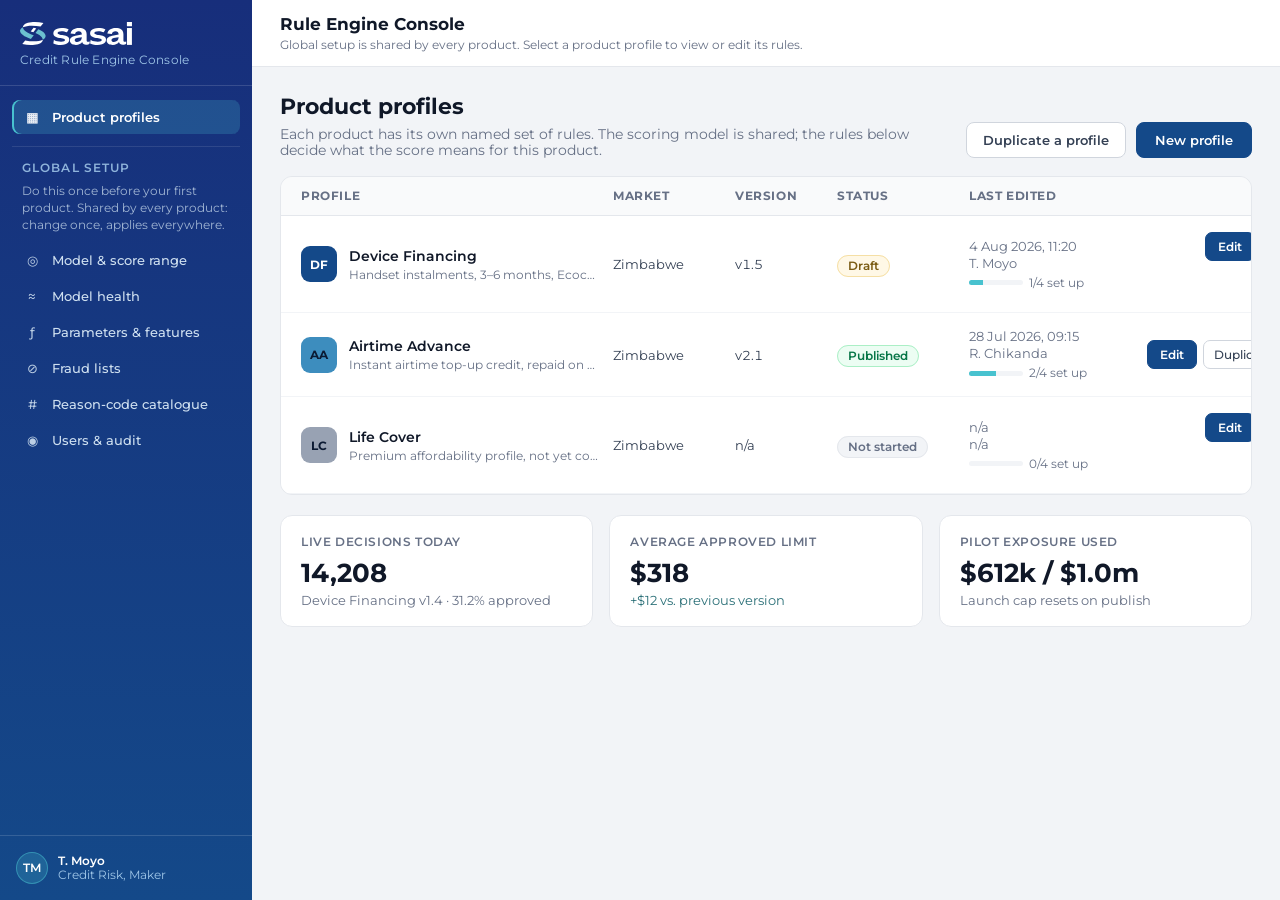
<file: index.html>
<!DOCTYPE html>
<html lang="en">
<head>
<meta charset="utf-8">
<meta name="viewport" content="width=device-width, initial-scale=1">
<title>Sasai Credit: Rule Engine Console</title>
<link rel="icon" type="image/svg+xml" href="assets/sasai-favicon.svg">
<link rel="preconnect" href="https://fonts.googleapis.com">
<link rel="preconnect" href="https://fonts.gstatic.com" crossorigin>
<link href="https://fonts.googleapis.com/css2?family=Montserrat:wght@400;500;600;700&display=swap" rel="stylesheet">
<link rel="stylesheet" href="styles.css">
</head>
<body>

<div class="shell">

  <aside class="sidebar">
    <div class="sidebar-brand">
      <img class="brand-logo" src="assets/sasai-logo-reversed.svg" alt="Sasai" width="112" height="23" />
      <div class="brand-sub">Credit Rule Engine Console</div>
    </div>

    <nav class="sidebar-nav" id="nav">
      <div class="nav-heading">Configure</div>
    </nav>

    <div class="sidebar-user">
      <div class="user-avatar">TM</div>
      <div class="user-meta">
        <div class="user-name">T. Moyo</div>
        <div class="user-role">Credit Risk, Maker</div>
      </div>
    </div>
  </aside>

  <main class="main">

    <header class="topbar" id="topbar"></header>

    <div class="content" id="view"></div>

  </main>

  <div id="modal"></div>

  <div id="a11y-status" class="sr-only" role="status" aria-live="polite" aria-atomic="true"></div>

</div>


<script src="data.js"></script>
<script src="app.js"></script>
</body>
</html>
</file>
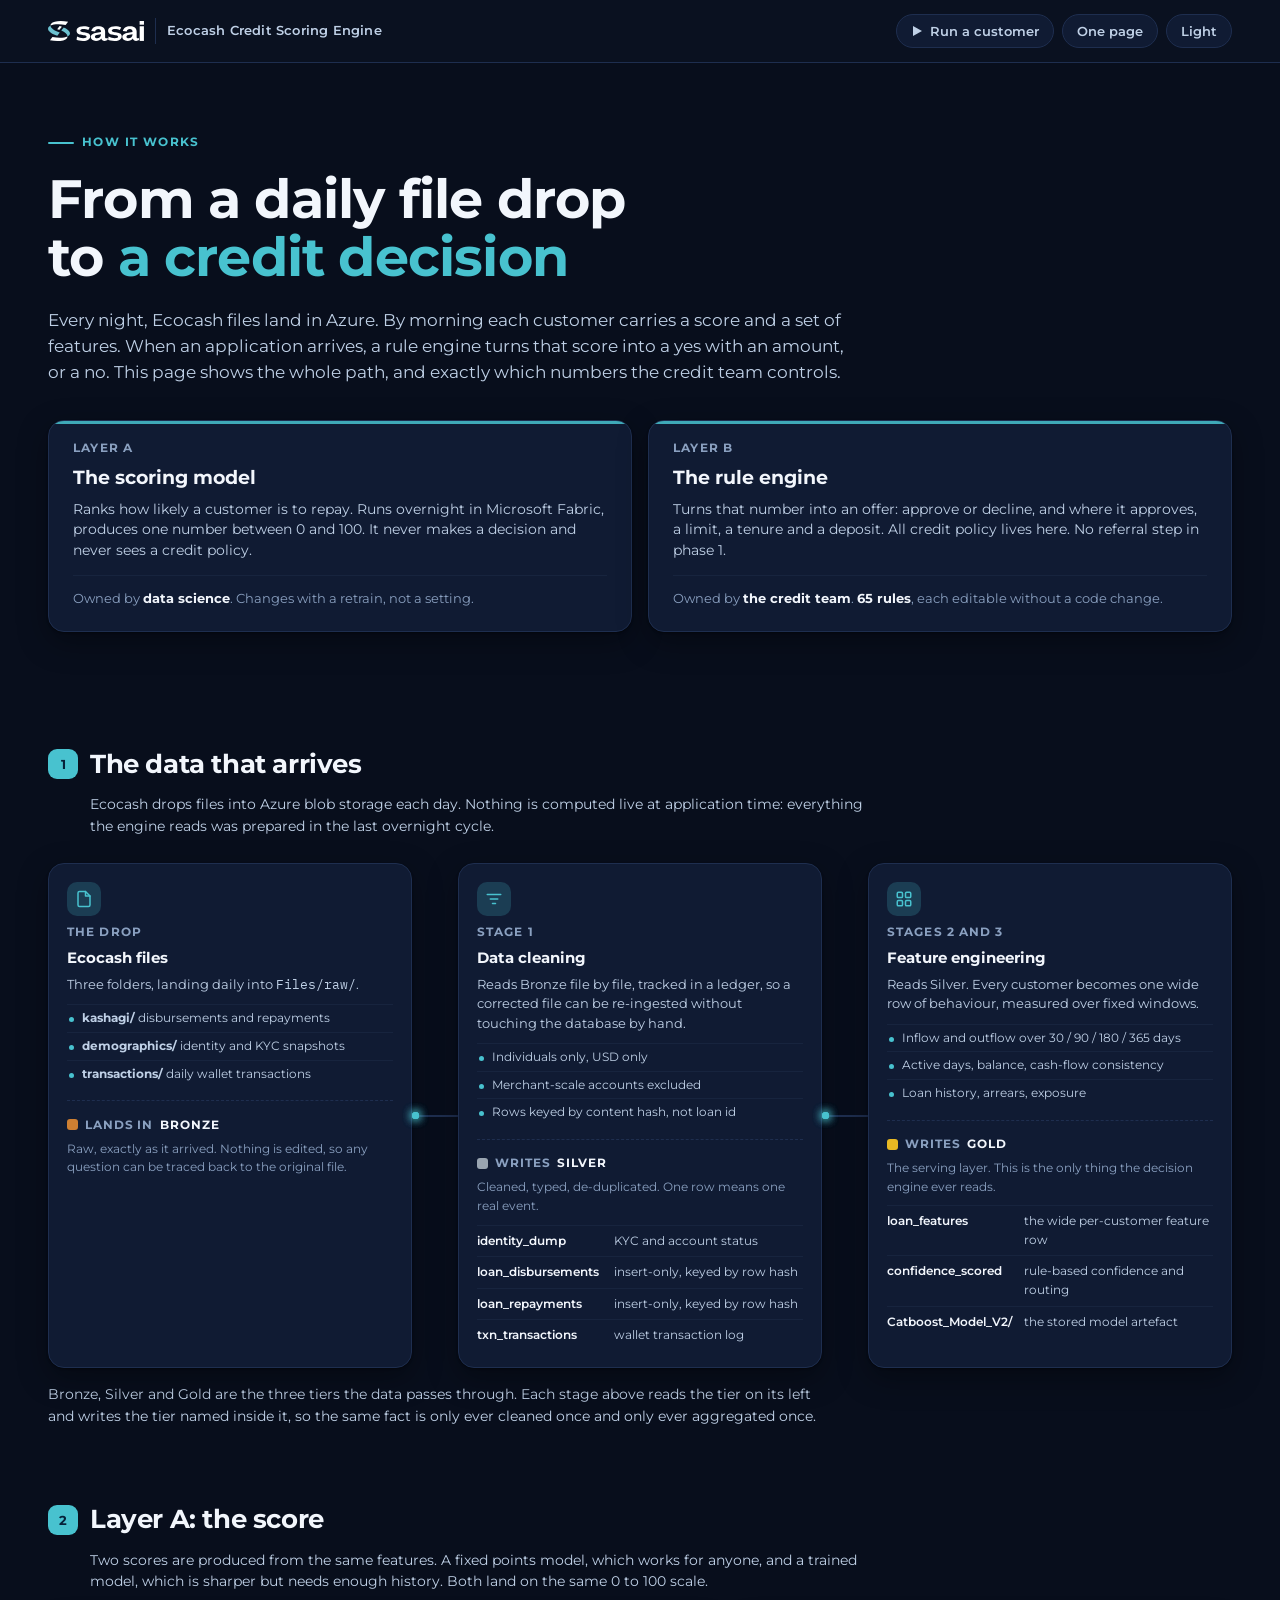
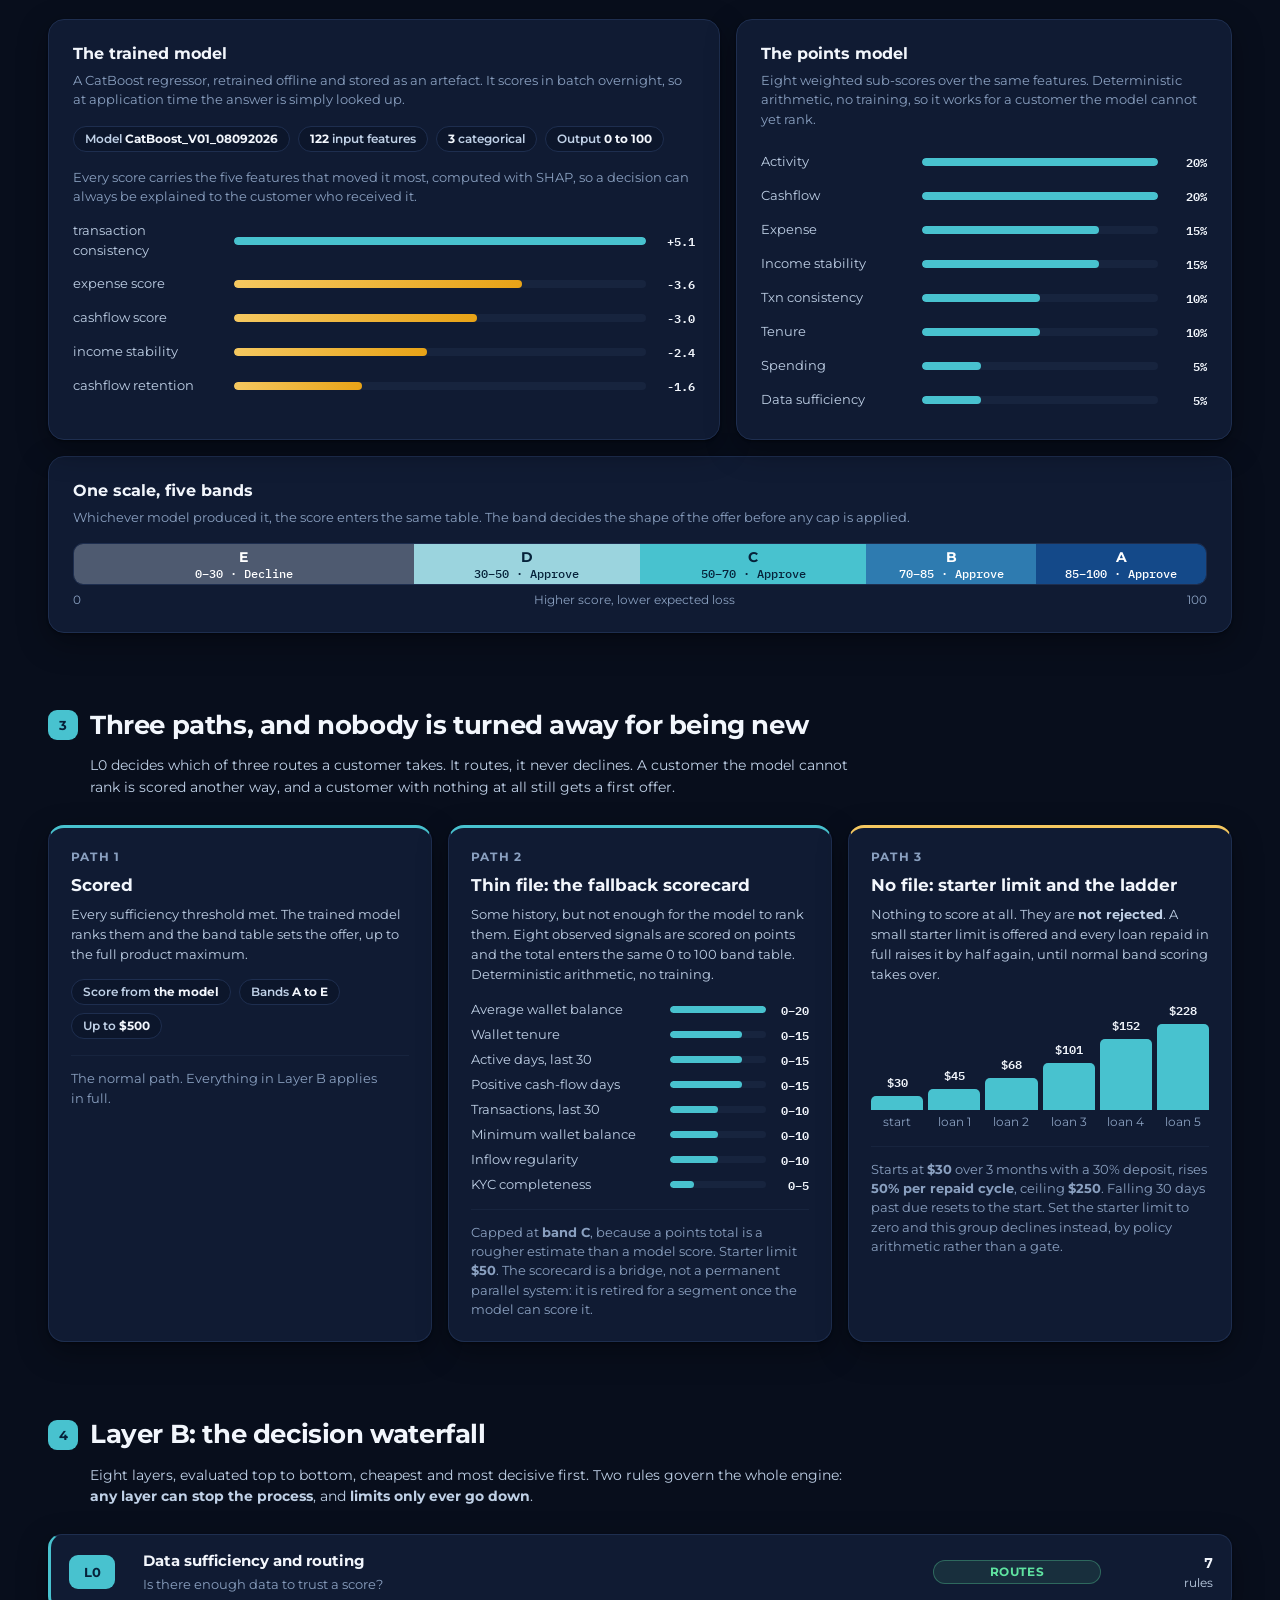
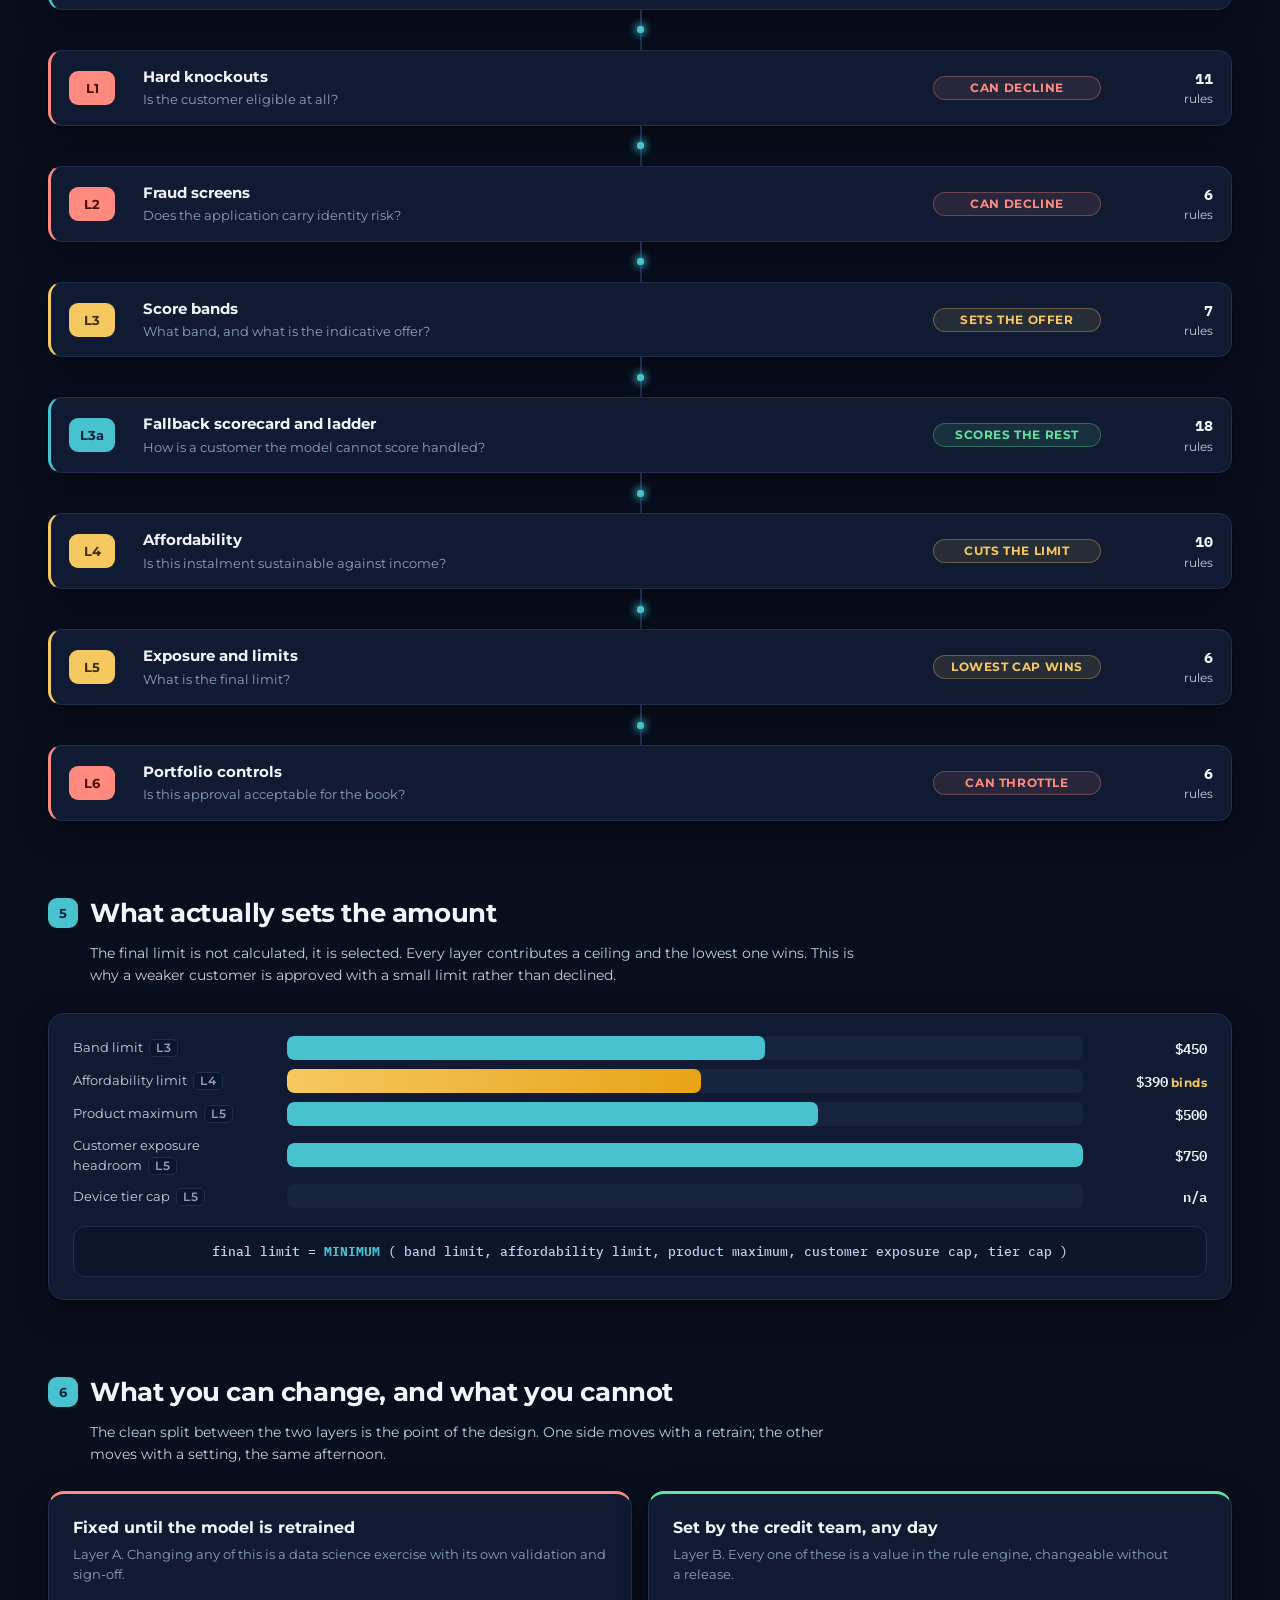
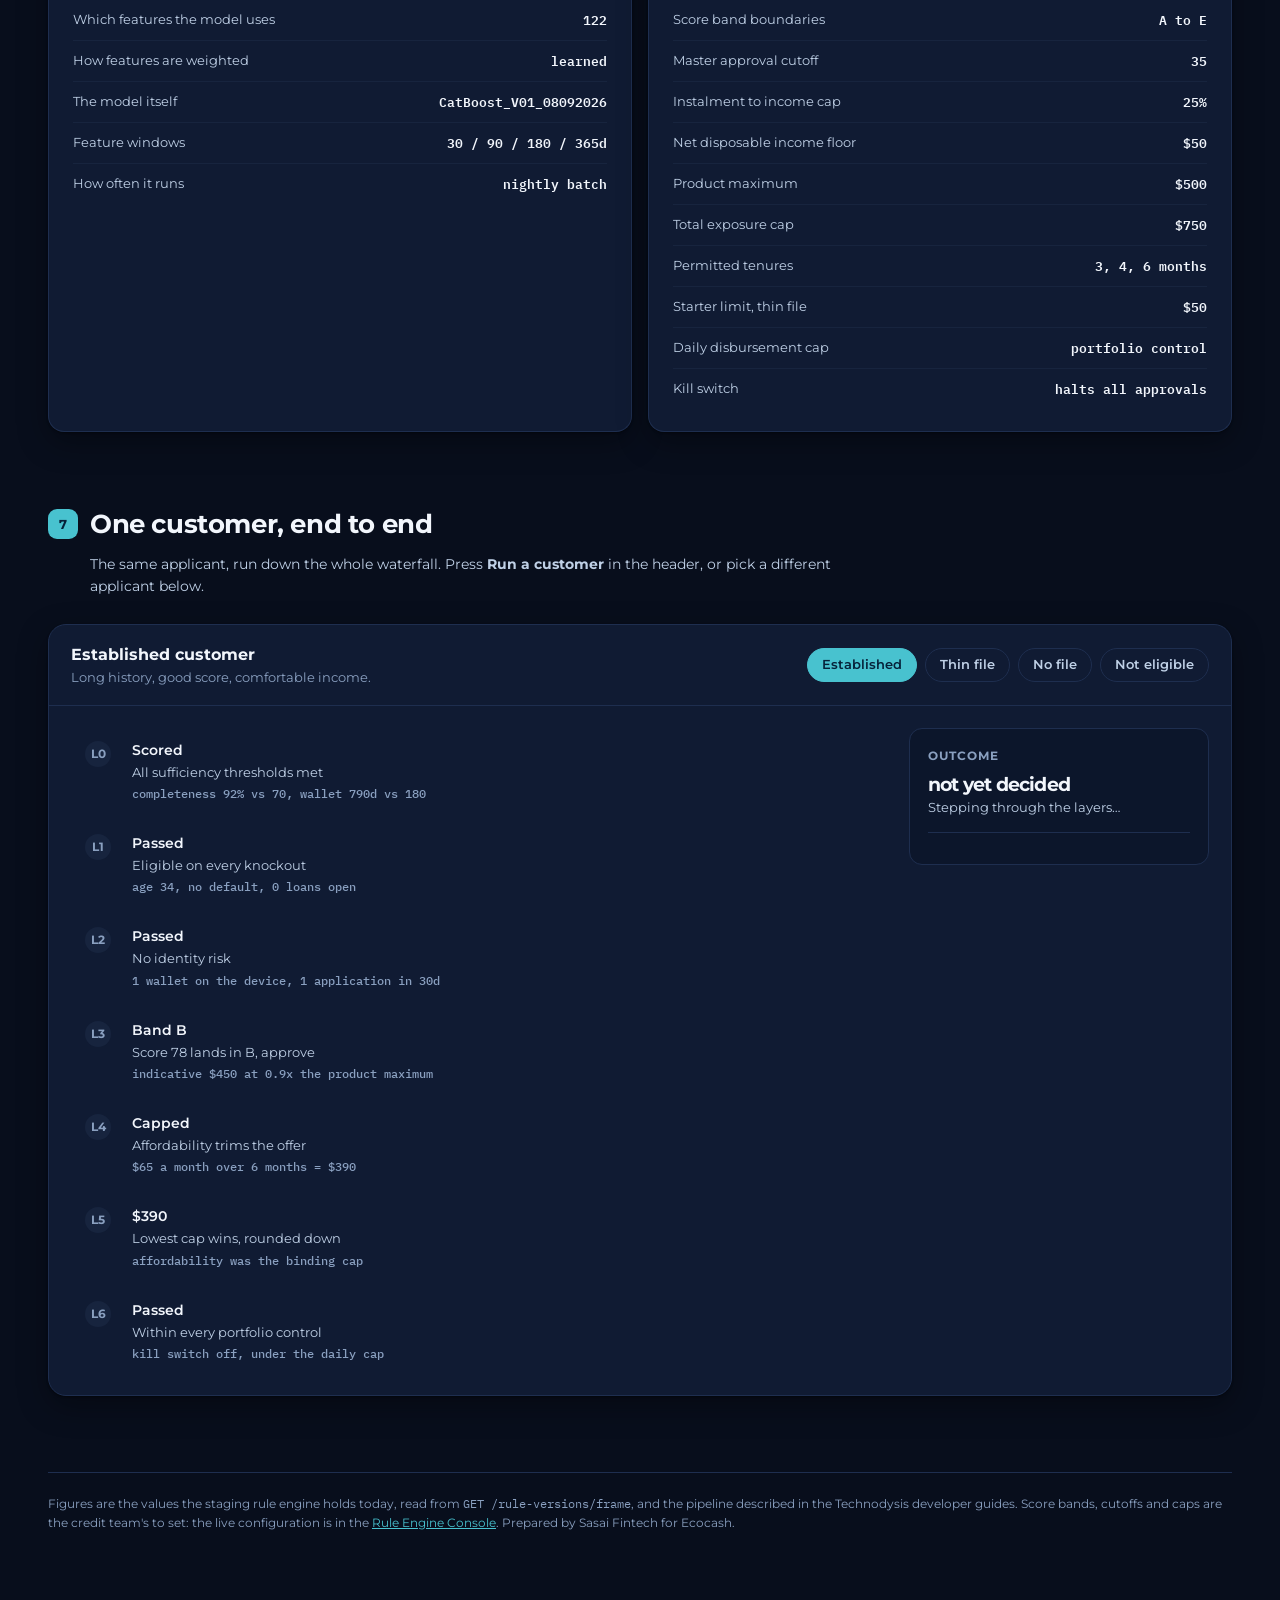
<file: how-it-works/index.html>
<!DOCTYPE html>
<html lang="en" data-theme="dark">
<head>
<meta charset="utf-8">
<meta name="viewport" content="width=device-width, initial-scale=1">
<title>Ecocash Credit Scoring: how the engine works</title>
<link rel="icon" type="image/svg+xml" href="../assets/sasai-favicon.svg">
<link rel="preconnect" href="https://fonts.googleapis.com">
<link rel="preconnect" href="https://fonts.gstatic.com" crossorigin>
<link href="https://fonts.googleapis.com/css2?family=Montserrat:wght@400;500;600;700&family=IBM+Plex+Mono:wght@400;500&display=swap" rel="stylesheet">
<style>
/* ---------- Tokens. Light is the base; dark overrides only the colours. ---------- */
:root {
  --navy:#144989; --deep:#172E7B; --teal:#48C2CF;
  --bg:#F2F4F7; --bg-2:#FBFCFE; --panel:#FFFFFF; --panel-2:#F8FAFC;
  --line:#E4E7EC; --line-2:#F2F4F7;
  --ink:#101828; --ink-2:#344054; --ink-3:#667085;
  --accent:#144989; --accent-ink:#FFFFFF;
  --glow:rgba(20,73,137,0.14);
  --ok:#067647; --ok-bg:#ECFDF3; --ok-line:#ABEFC6;
  --warn:#7A5B12; --warn-bg:#FFF8E6; --warn-line:#F5DFA5;
  --stop:#B42318; --stop-bg:#FEF3F2; --stop-line:#FECDCA; --stop-ink:#FFFFFF; --warn-ink:#FFFFFF;
  --flow:#48C2CF;
  --shadow:0 1px 2px rgba(16,24,40,.06), 0 8px 24px rgba(16,24,40,.06);
  --rail:#E4E7EC;
}
:root[data-theme="dark"] {
  --bg:#080E1C; --bg-2:#0A1120; --panel:#101B33; --panel-2:#0C162B;
  --line:#1E2E4F; --line-2:#17243E;
  --ink:#F2F6FC; --ink-2:#BFD0E6; --ink-3:#8AA0C0;
  --accent:#48C2CF; --accent-ink:#06223A;
  --glow:rgba(72,194,207,0.20);
  --ok:#5FE3A1; --ok-bg:rgba(95,227,161,.10); --ok-line:rgba(95,227,161,.32);
  --warn:#F5C860; --warn-bg:rgba(245,200,96,.10); --warn-line:rgba(245,200,96,.32);
  --stop:#FF8A80; --stop-bg:rgba(255,138,128,.10); --stop-line:rgba(255,138,128,.32);
  --stop-ink:#4A0D08; --warn-ink:#3D2E05;
  --flow:#48C2CF;
  --shadow:0 1px 2px rgba(0,0,0,.4), 0 10px 30px rgba(0,0,0,.35);
  --rail:#1E2E4F;
}
* { box-sizing:border-box; }
html,body { margin:0; padding:0; }
body {
  background:var(--bg); color:var(--ink);
  font-family:Montserrat, Arial, Helvetica, sans-serif;
  -webkit-font-smoothing:antialiased; line-height:1.55;
  transition:background .3s ease, color .3s ease;
}
:focus-visible { outline:2px solid var(--accent); outline-offset:3px; border-radius:8px; }
.mono { font-family:'IBM Plex Mono', ui-monospace, SFMono-Regular, Menlo, monospace; }

/* ---------- Shell ---------- */
.wrap { max-width:1240px; margin:0 auto; padding:0 28px 96px 28px; }
header.top {
  position:sticky; top:0; z-index:50;
  backdrop-filter:blur(14px); background:var(--bg-2);
  border-bottom:1px solid var(--line);
}
.top-in { max-width:1240px; margin:0 auto; padding:14px 28px; display:flex; align-items:center; gap:16px; }
.brand { display:flex; align-items:center; gap:11px; min-width:0; }
.brand img { display:block; width:96px; height:auto; }
.brand-div { width:1px; height:26px; background:var(--line); }
.brand-name { font-size:12.5px; font-weight:600; color:var(--ink-2); letter-spacing:.2px; white-space:nowrap; }
.top-actions { margin-left:auto; display:flex; align-items:center; gap:8px; }
.tbtn {
  display:inline-flex; align-items:center; gap:7px; min-height:34px;
  padding:0 14px; border-radius:999px; cursor:pointer;
  border:1px solid var(--line); background:var(--panel); color:var(--ink-2);
  font:600 12.5px Montserrat, Arial, sans-serif; transition:.18s;
}
.tbtn:hover { border-color:var(--accent); color:var(--ink); }
.tbtn.is-on { background:var(--accent); border-color:var(--accent); color:var(--accent-ink); }

/* ---------- Hero ---------- */
.hero { padding:64px 0 40px 0; position:relative; }
.eyebrow {
  display:inline-flex; align-items:center; gap:8px;
  font-size:11.5px; font-weight:700; letter-spacing:1.4px; text-transform:uppercase;
  color:var(--accent); margin-bottom:18px;
}
.eyebrow::before { content:''; width:26px; height:2px; background:var(--accent); border-radius:2px; }
h1 { margin:0; font-size:clamp(30px,4.6vw,54px); font-weight:700; letter-spacing:-.8px; line-height:1.08; }
h1 .g {
  background:linear-gradient(100deg, var(--teal), var(--accent) 70%);
  -webkit-background-clip:text; background-clip:text; color:transparent;
}
.lede { margin:20px 0 0 0; font-size:17px; color:var(--ink-2); max-width:800px; text-wrap:pretty; }
.two-layer { display:grid; grid-template-columns:repeat(auto-fit,minmax(300px,1fr)); gap:16px; margin-top:34px; }
.tl {
  background:var(--panel); border:1px solid var(--line); border-radius:16px; padding:22px 24px;
  box-shadow:var(--shadow); position:relative; overflow:hidden;
}
.tl::after { content:''; position:absolute; inset:0 0 auto 0; height:3px; background:var(--accent); opacity:.85; }
.tl.b::after { background:var(--teal); }
.tl-tag { font:700 11.5px/1 Montserrat; letter-spacing:1.2px; text-transform:uppercase; color:var(--ink-3); }
.tl-h { font-size:19px; font-weight:700; margin:9px 0 6px 0; }
.tl-p { font-size:13.5px; color:var(--ink-2); margin:0; text-wrap:pretty; }
.tl-foot { margin-top:14px; padding-top:13px; border-top:1px solid var(--line-2); font-size:12.5px; color:var(--ink-3); }
.tl-foot b { color:var(--ink); }

/* ---------- Section furniture ---------- */
section { padding-top:72px; }
.sec-head { margin-bottom:26px; }
.sec-n {
  display:inline-flex; align-items:center; justify-content:center;
  width:30px; height:30px; border-radius:9px; margin-right:12px;
  background:var(--accent); color:var(--accent-ink); font:700 13px Montserrat;
}
h2 { display:flex; align-items:center; font-size:26px; font-weight:700; margin:0; letter-spacing:-.4px; }
.sec-sub { margin:10px 0 0 42px; font-size:14px; color:var(--ink-2); max-width:780px; text-wrap:pretty; }

/* ---------- Stage flow ---------- */
.flow { display:flex; align-items:stretch; gap:0; flex-wrap:wrap; }
.stage {
  flex:1 1 200px; min-width:190px; background:var(--panel); border:1px solid var(--line);
  border-radius:16px; padding:18px 18px 16px 18px; box-shadow:var(--shadow); position:relative;
  transition:transform .25s ease, border-color .25s ease, box-shadow .25s ease;
}
.stage:hover { transform:translateY(-3px); border-color:var(--accent); }
.stage-ico {
  width:34px; height:34px; border-radius:10px; display:flex; align-items:center; justify-content:center;
  background:var(--glow); color:var(--accent); margin-bottom:11px;
}
.stage-ico svg { width:18px; height:18px; }
.stage-k { font:700 11.5px/1 Montserrat; letter-spacing:1.1px; text-transform:uppercase; color:var(--ink-3); }
.stage-h { font-size:15px; font-weight:700; margin:7px 0 6px 0; }
.stage-p { font-size:12.5px; color:var(--ink-2); margin:0; text-wrap:pretty; }
.stage-list { margin:10px 0 0 0; padding:0; list-style:none; }
.stage-list li {
  font-size:12px; color:var(--ink-2); padding:4px 0 4px 15px; position:relative;
  border-top:1px solid var(--line-2);
}
.stage-list li::before {
  content:''; position:absolute; left:2px; top:12px; width:5px; height:5px;
  border-radius:50%; background:var(--teal);
}

/* The animated connector between stages */
.conn { flex:0 0 46px; position:relative; display:flex; align-items:center; }
.conn .rail { position:absolute; left:0; right:0; height:2px; background:var(--rail); }
.conn .dot {
  position:absolute; width:7px; height:7px; border-radius:50%;
  background:var(--flow); box-shadow:0 0 10px var(--flow);
  animation:travel 2.6s linear infinite;
}
.conn .dot:nth-child(3){ animation-delay:.87s; } .conn .dot:nth-child(4){ animation-delay:1.74s; }
@keyframes travel { from { left:-8px; opacity:0; } 12%{opacity:1;} 88%{opacity:1;} to { left:100%; opacity:0; } }
.conn.v { flex:none; width:100%; height:40px; }
.conn.v .rail { left:50%; right:auto; top:0; bottom:0; width:2px; height:auto; }
.conn.v .dot { animation:travelv 2.6s linear infinite; left:calc(50% - 3px); }
@keyframes travelv { from { top:-8px; opacity:0; } 12%{opacity:1;} 88%{opacity:1;} to { top:100%; opacity:0; } }

/* Each stage writes one tier, shown inside the same card so the mapping
   cannot be misread as a column-to-column pairing. */
.writes {
  margin-top:13px; padding-top:12px; border-top:1px dashed var(--line);
  position:relative;
}
.writes-k {
  display:inline-flex; align-items:center; gap:7px; margin-bottom:8px;
  font:700 11.5px Montserrat; letter-spacing:.9px; text-transform:uppercase; color:var(--ink-3);
}
.writes-k .pip { width:11px; height:11px; border-radius:3px; flex:none; }
.writes-k b { color:var(--ink); letter-spacing:.9px; }
.writes-p { font-size:12px; color:var(--ink-3); margin:0 0 9px 0; text-wrap:pretty; }

/* ---------- Medallion ---------- */
.med { display:grid; grid-template-columns:repeat(auto-fit,minmax(260px,1fr)); gap:16px; }
.mcard { background:var(--panel); border:1px solid var(--line); border-radius:16px; padding:20px; box-shadow:var(--shadow); }
.mcard h4 { margin:0; font-size:15px; font-weight:700; display:flex; align-items:center; gap:9px; }
.pip { width:11px; height:11px; border-radius:3px; flex:none; }
.mcard .why { font-size:12.5px; color:var(--ink-3); margin:7px 0 13px 0; text-wrap:pretty; }
.tbl { width:100%; border-collapse:collapse; font-size:12px; }
.tbl td { padding:6px 0; border-top:1px solid var(--line-2); color:var(--ink-2); vertical-align:top; }
.tbl td:first-child { color:var(--ink); font-weight:600; white-space:nowrap; padding-right:12px; }

/* ---------- Model panel ---------- */
.model { display:grid; grid-template-columns:1.15fr .85fr; gap:16px; }
@media (max-width:920px){ .model { grid-template-columns:1fr; } }
.panel { background:var(--panel); border:1px solid var(--line); border-radius:16px; padding:22px 24px; box-shadow:var(--shadow); }
.panel h3 { margin:0 0 4px 0; font-size:16px; font-weight:700; }
.panel .sub { font-size:12.5px; color:var(--ink-3); margin:0 0 16px 0; text-wrap:pretty; }
.chipline { display:flex; gap:8px; flex-wrap:wrap; margin-bottom:16px; }
.chip {
  font:600 11.5px Montserrat; padding:5px 11px; border-radius:999px;
  background:var(--panel-2); border:1px solid var(--line); color:var(--ink-2); white-space:nowrap;
}
.chip b { color:var(--ink); }
.bar { display:flex; align-items:center; gap:11px; padding:7px 0; }
.bar-l { font-size:12.5px; color:var(--ink-2); width:150px; flex:none; }
.bar-t { flex:1; height:8px; border-radius:6px; background:var(--line-2); overflow:hidden; }
.bar-f { height:100%; border-radius:6px; background:linear-gradient(90deg,var(--teal),var(--accent)); }
.bar-v { font:600 12px 'IBM Plex Mono', monospace; color:var(--ink); width:38px; text-align:right; }

/* ---------- Score scale ---------- */
.scale { margin-top:6px; }
.scale-track { display:flex; height:42px; border-radius:10px; overflow:hidden; border:1px solid var(--line); }
.seg { flex:1; display:flex; flex-direction:column; align-items:center; justify-content:center; color:#fff; }
.seg .b { font:700 14px Montserrat; } .seg .r { font:500 11.5px 'IBM Plex Mono', monospace; }
.scale-note { display:flex; justify-content:space-between; font-size:11.5px; color:var(--ink-3); margin-top:7px; }

/* ---------- Three paths ---------- */
.paths { display:grid; grid-template-columns:repeat(auto-fit,minmax(300px,1fr)); gap:16px; }
.path { background:var(--panel); border:1px solid var(--line); border-radius:16px; padding:22px; box-shadow:var(--shadow); border-top:3px solid var(--accent); }
.path.thin { border-top-color:var(--teal); }
.path.nofile { border-top-color:#F5C860; }
.path-k { font:700 11.5px Montserrat; letter-spacing:1.2px; text-transform:uppercase; color:var(--ink-3); }
.path-h { font-size:17px; font-weight:700; margin:8px 0 6px 0; }
.path-p { font-size:13px; color:var(--ink-2); margin:0 0 15px 0; text-wrap:pretty; }
.path-note { font-size:12.5px; color:var(--ink-3); margin-top:14px; padding-top:13px; border-top:1px solid var(--line-2); text-wrap:pretty; }
.pts { display:flex; flex-direction:column; gap:5px; }
.pt { display:grid; grid-template-columns:1fr 96px 34px; gap:9px; align-items:center; font-size:12.5px; color:var(--ink-2); }
.pt-t { display:block; height:7px; border-radius:5px; background:var(--line-2); overflow:hidden; }
.pt-f { display:block; height:7px; border-radius:5px; background:linear-gradient(90deg,var(--teal),var(--accent)); }
.pt-v { font:600 12px 'IBM Plex Mono',monospace; color:var(--ink); text-align:right; }
.ladder { display:flex; align-items:stretch; gap:5px; height:132px; margin-bottom:6px; }
.rung { flex:1; display:flex; flex-direction:column; justify-content:flex-end; align-items:center; gap:4px; min-width:0; }
.rung-b { display:block; width:100%; border-radius:5px 5px 0 0; background:linear-gradient(180deg,var(--teal),var(--accent)); min-height:6px; }
.rung.cap .rung-b { background:linear-gradient(180deg,#F5C860,#E8A317); }
.rung-v { display:block; font:600 11.5px 'IBM Plex Mono',monospace; color:var(--ink); white-space:nowrap; }
.rung-l { display:block; font-size:11.5px; color:var(--ink-3); text-align:center; white-space:nowrap; }

/* ---------- Layer B waterfall ---------- */
.lb { display:flex; flex-direction:column; gap:0; }
.lrow {
  display:grid; grid-template-columns:58px 1fr 168px 96px; gap:16px; align-items:center;
  background:var(--panel); border:1px solid var(--line); border-radius:14px;
  padding:15px 18px; box-shadow:var(--shadow); position:relative;
  border-left:3px solid var(--accent);
  opacity:0; transform:translateY(12px); transition:opacity .32s ease, transform .32s ease;
}
.lrow.in { opacity:1; transform:none; }
.lrow.stop { border-left-color:var(--stop); }
.lrow.cut  { border-left-color:var(--warn); }
.lrow.route{ border-left-color:var(--teal); }
.lnum { font:700 13px Montserrat; color:var(--accent-ink); background:var(--accent);
        width:46px; height:34px; border-radius:9px; display:flex; align-items:center; justify-content:center; }
.lrow.stop .lnum { background:var(--stop); color:var(--stop-ink); }
.lrow.cut .lnum  { background:var(--warn); color:var(--warn-ink); }
.lrow.route .lnum{ background:var(--teal); color:#06223A; }
.ltitle { font-size:14.5px; font-weight:700; }
.lq { font-size:12.5px; color:var(--ink-3); margin-top:2px; text-wrap:pretty; }
.lcount { font-size:12px; color:var(--ink-2); text-align:right; }
.lcount b { color:var(--ink); font-size:15px; display:block; font-family:'IBM Plex Mono',monospace; }
.ltag { font:700 11.5px Montserrat; letter-spacing:.6px; text-transform:uppercase;
        padding:4px 9px; border-radius:999px; text-align:center; white-space:nowrap; }
.t-stop { background:var(--stop-bg); color:var(--stop); border:1px solid var(--stop-line); }
.t-cut  { background:var(--warn-bg); color:var(--warn); border:1px solid var(--warn-line); }
.t-route{ background:var(--ok-bg); color:var(--ok); border:1px solid var(--ok-line); }
@media (max-width:820px){ .lrow { grid-template-columns:46px 1fr; } .lcount,.ltag{ grid-column:2; text-align:left; } }

/* ---------- Limit assembly ---------- */
.caps { display:flex; flex-direction:column; gap:9px; }
.cap { display:grid; grid-template-columns:200px 1fr 110px; gap:14px; align-items:center; }
.cap-l { font-size:13px; color:var(--ink-2); }
.cap-l span { font:600 11.5px Montserrat; letter-spacing:.5px; color:var(--ink-3);
              background:var(--panel-2); border:1px solid var(--line); border-radius:5px; padding:1px 6px; margin-left:6px; }
.cap-t { height:24px; background:var(--line-2); border-radius:7px; overflow:hidden; }
.cap-f { height:100%; border-radius:7px; background:linear-gradient(90deg,var(--teal),var(--accent));
         width:0; transition:width 1.1s cubic-bezier(.22,1,.36,1); }
.cap.bind .cap-f { background:linear-gradient(90deg,#F5C860,#E8A317); }
.cap-v { font:600 14px 'IBM Plex Mono', monospace; text-align:right; color:var(--ink); }
.cap.bind .cap-v::after { content:' binds'; font:700 11.5px Montserrat; color:var(--warn); letter-spacing:.4px; }
@media (max-width:760px){ .cap { grid-template-columns:1fr 84px; } .cap-t{ grid-column:1/-1; order:3; } }
.formula {
  margin-top:18px; padding:16px 18px; border-radius:12px;
  background:var(--panel-2); border:1px solid var(--line);
  font:500 13px 'IBM Plex Mono', monospace; color:var(--ink-2); text-align:center; text-wrap:balance;
}
.formula b { color:var(--accent); }

/* ---------- Fixed vs configurable ---------- */
.split { display:grid; grid-template-columns:1fr 1fr; gap:16px; }
@media (max-width:860px){ .split { grid-template-columns:1fr; } }
.split .panel { border-top:3px solid var(--stop); }
.split .panel.cfg { border-top-color:var(--ok); }
.kv { display:flex; justify-content:space-between; gap:14px; padding:9px 0; border-top:1px solid var(--line-2); font-size:13px; }
.kv:first-of-type { border-top:0; }
.kv span:first-child { color:var(--ink-2); }
.kv span:last-child { font:600 12.5px 'IBM Plex Mono', monospace; color:var(--ink); white-space:nowrap; }

/* ---------- Walkthrough ---------- */
.wt { background:var(--panel); border:1px solid var(--line); border-radius:18px; box-shadow:var(--shadow); overflow:hidden; }
.wt-top { display:flex; align-items:center; gap:14px; padding:18px 22px; border-bottom:1px solid var(--line); flex-wrap:wrap; }
.wt-top h3 { margin:0; font-size:16px; font-weight:700; }
.wt-top .sub { margin:0; font-size:12.5px; color:var(--ink-3); }
.wt-body { padding:22px; display:grid; grid-template-columns:1fr 300px; gap:22px; }
@media (max-width:900px){ .wt-body { grid-template-columns:1fr; } }
.steps { display:flex; flex-direction:column; gap:8px; }
.step {
  display:grid; grid-template-columns:34px 1fr; gap:13px; align-items:start;
  padding:11px 13px; border-radius:11px; border:1px solid transparent; transition:.3s;
}
.step.on { background:var(--panel-2); border-color:var(--line); }
.step.done .sdot { background:var(--ok); color:#06223A; }
.sdot {
  width:26px; height:26px; border-radius:50%; flex:none; margin-top:1px;
  display:flex; align-items:center; justify-content:center;
  font:700 11.5px Montserrat; background:var(--line-2); color:var(--ink-3); transition:.3s;
}
.step.on .sdot { background:var(--accent); color:var(--accent-ink); }
.sname { font-size:13.5px; font-weight:600; color:var(--ink); }
.sdesc { font-size:12.5px; color:var(--ink-2); margin-top:2px; text-wrap:pretty; }
.sval { font:500 11.5px 'IBM Plex Mono', monospace; color:var(--ink-3); margin-top:4px; }
.step.on .sval { color:var(--accent); }
.wt-out { background:var(--panel-2); border:1px solid var(--line); border-radius:13px; padding:18px; align-self:start; position:sticky; top:82px; }
.wt-out h4 { margin:0 0 3px 0; font-size:12px; font-weight:700; letter-spacing:1px; text-transform:uppercase; color:var(--ink-3); }
.big { font:700 30px Montserrat; color:var(--ink); letter-spacing:-.8px; margin:8px 0 2px 0; }
.big.no { color:var(--stop); }
.outline { font-size:12.5px; color:var(--ink-2); text-wrap:pretty; }
.json { margin-top:14px; padding-top:13px; border-top:1px solid var(--line); }
.json div { display:flex; justify-content:space-between; gap:10px; font:500 11.5px 'IBM Plex Mono',monospace; padding:3px 0; }
.json div span:first-child { color:var(--ink-3); }
.json div span:last-child { color:var(--ink); }

.foot { margin-top:76px; padding-top:22px; border-top:1px solid var(--line); font-size:12px; color:var(--ink-3); text-wrap:pretty; }
.foot a { color:var(--accent); }
@media (prefers-reduced-motion:reduce){
  .conn .dot { animation:none; opacity:.5; left:40%; }
  .lrow { opacity:1; transform:none; transition:none; }
  .cap-f { transition:none; }
}
</style>
</head>
<body>

<header class="top">
  <div class="top-in">
    <div class="brand">
      <img id="logo" src="../assets/sasai-logo-reversed.svg" alt="Sasai" />
      <div class="brand-div"></div>
      <div class="brand-name">Ecocash Credit Scoring Engine</div>
    </div>
    <div class="top-actions">
      <button class="tbtn" id="play" aria-pressed="false">
        <svg width="12" height="12" viewBox="0 0 12 12" fill="currentColor" aria-hidden="true"><path d="M2 1l9 5-9 5z"/></svg>
        <span id="play-t">Run a customer</span>
      </button>
      <a class="tbtn" href="../overview/" style="text-decoration:none;">One page</a>
      <button class="tbtn" id="theme" aria-label="Switch to light theme">
        <span id="theme-t">Light</span>
      </button>
    </div>
  </div>
</header>

<div class="wrap">

  <div class="hero">
    <div class="eyebrow">How it works</div>
    <h1>From a daily file drop<br>to <span class="g">a credit decision</span></h1>
    <p class="lede">Every night, Ecocash files land in Azure. By morning each customer carries a score and a set of
      features. When an application arrives, a rule engine turns that score into a yes with an amount, or a no.
      This page shows the whole path, and exactly which numbers the credit team controls.</p>

    <div class="two-layer">
      <div class="tl">
        <div class="tl-tag">Layer A</div>
        <div class="tl-h">The scoring model</div>
        <p class="tl-p">Ranks how likely a customer is to repay. Runs overnight in Microsoft Fabric, produces one
          number between 0 and 100. It never makes a decision and never sees a credit policy.</p>
        <div class="tl-foot">Owned by <b>data science</b>. Changes with a retrain, not a setting.</div>
      </div>
      <div class="tl b">
        <div class="tl-tag">Layer B</div>
        <div class="tl-h">The rule engine</div>
        <p class="tl-p">Turns that number into an offer: approve or decline, and where it approves, a limit, a
          tenure and a deposit. All credit policy lives here. No referral step in phase 1.</p>
        <div class="tl-foot">Owned by <b>the credit team</b>. <b>65 rules</b>, each editable without a code change.</div>
      </div>
    </div>
  </div>

  <!-- 1. Data in -->
  <section id="s1">
    <div class="sec-head">
      <h2><span class="sec-n">1</span>The data that arrives</h2>
      <p class="sec-sub">Ecocash drops files into Azure blob storage each day. Nothing is computed live at
        application time: everything the engine reads was prepared in the last overnight cycle.</p>
    </div>
    <div class="flow">
      <div class="stage">
        <div class="stage-ico">$ICON_FILE$</div>
        <div class="stage-k">The drop</div>
        <div class="stage-h">Ecocash files</div>
        <p class="stage-p">Three folders, landing daily into <span class="mono">Files/raw/</span>.</p>
        <ul class="stage-list">
          <li><b>kashagi/</b> disbursements and repayments</li>
          <li><b>demographics/</b> identity and KYC snapshots</li>
          <li><b>transactions/</b> daily wallet transactions</li>
        </ul>
        <div class="writes">
          <div class="writes-k"><span class="pip" style="background:#CD7F32"></span>lands in <b>Bronze</b></div>
          <p class="writes-p">Raw, exactly as it arrived. Nothing is edited, so any question can be traced back
            to the original file.</p>
        </div>
      </div>

      <div class="conn"><div class="rail"></div><div class="dot"></div><div class="dot"></div><div class="dot"></div></div>

      <div class="stage">
        <div class="stage-ico">$ICON_CLEAN$</div>
        <div class="stage-k">Stage 1</div>
        <div class="stage-h">Data cleaning</div>
        <p class="stage-p">Reads Bronze file by file, tracked in a ledger, so a corrected file can be re-ingested
          without touching the database by hand.</p>
        <ul class="stage-list">
          <li>Individuals only, USD only</li>
          <li>Merchant-scale accounts excluded</li>
          <li>Rows keyed by content hash, not loan id</li>
        </ul>
        <div class="writes">
          <div class="writes-k"><span class="pip" style="background:#9AA5B1"></span>writes <b>Silver</b></div>
          <p class="writes-p">Cleaned, typed, de-duplicated. One row means one real event.</p>
          <table class="tbl"><tbody>
            <tr><td>identity_dump</td><td>KYC and account status</td></tr>
            <tr><td>loan_disbursements</td><td>insert-only, keyed by row hash</td></tr>
            <tr><td>loan_repayments</td><td>insert-only, keyed by row hash</td></tr>
            <tr><td>txn_transactions</td><td>wallet transaction log</td></tr>
          </tbody></table>
        </div>
      </div>

      <div class="conn"><div class="rail"></div><div class="dot"></div><div class="dot"></div><div class="dot"></div></div>

      <div class="stage">
        <div class="stage-ico">$ICON_GRID$</div>
        <div class="stage-k">Stages 2 and 3</div>
        <div class="stage-h">Feature engineering</div>
        <p class="stage-p">Reads Silver. Every customer becomes one wide row of behaviour, measured over fixed
          windows.</p>
        <ul class="stage-list">
          <li>Inflow and outflow over 30 / 90 / 180 / 365 days</li>
          <li>Active days, balance, cash-flow consistency</li>
          <li>Loan history, arrears, exposure</li>
        </ul>
        <div class="writes">
          <div class="writes-k"><span class="pip" style="background:#E8B923"></span>writes <b>Gold</b></div>
          <p class="writes-p">The serving layer. This is the only thing the decision engine ever reads.</p>
          <table class="tbl"><tbody>
            <tr><td>loan_features</td><td>the wide per-customer feature row</td></tr>
            <tr><td>confidence_scored</td><td>rule-based confidence and routing</td></tr>
            <tr><td>Catboost_Model_V2/</td><td>the stored model artefact</td></tr>
          </tbody></table>
        </div>
      </div>
    </div>
    <p class="sec-sub" style="margin:16px 0 0 0;">Bronze, Silver and Gold are the three tiers the data passes
      through. Each stage above reads the tier on its left and writes the tier named inside it, so the same fact is
      only ever cleaned once and only ever aggregated once.</p>
  </section>

  <!-- 2. Layer A -->
  <section id="s2">
    <div class="sec-head">
      <h2><span class="sec-n">2</span>Layer A: the score</h2>
      <p class="sec-sub">Two scores are produced from the same features. A fixed points model, which works for
        anyone, and a trained model, which is sharper but needs enough history. Both land on the same 0 to 100 scale.</p>
    </div>
    <div class="model">
      <div class="panel">
        <h3>The trained model</h3>
        <p class="sub">A CatBoost regressor, retrained offline and stored as an artefact. It scores in batch
          overnight, so at application time the answer is simply looked up.</p>
        <div class="chipline">
          <span class="chip">Model <b>CatBoost_V01_08092026</b></span>
          <span class="chip"><b>122</b> input features</span>
          <span class="chip"><b>3</b> categorical</span>
          <span class="chip">Output <b>0 to 100</b></span>
        </div>
        <p class="sub" style="margin-bottom:8px;">Every score carries the five features that moved it most, computed
          with SHAP, so a decision can always be explained to the customer who received it.</p>
        <div class="bar"><div class="bar-l">transaction consistency</div><div class="bar-t"><div class="bar-f" style="width:100%"></div></div><div class="bar-v">+5.1</div></div>
        <div class="bar"><div class="bar-l">expense score</div><div class="bar-t"><div class="bar-f" style="width:70%;background:linear-gradient(90deg,#F5C860,#E8A317)"></div></div><div class="bar-v">-3.6</div></div>
        <div class="bar"><div class="bar-l">cashflow score</div><div class="bar-t"><div class="bar-f" style="width:59%;background:linear-gradient(90deg,#F5C860,#E8A317)"></div></div><div class="bar-v">-3.0</div></div>
        <div class="bar"><div class="bar-l">income stability</div><div class="bar-t"><div class="bar-f" style="width:47%;background:linear-gradient(90deg,#F5C860,#E8A317)"></div></div><div class="bar-v">-2.4</div></div>
        <div class="bar"><div class="bar-l">cashflow retention</div><div class="bar-t"><div class="bar-f" style="width:31%;background:linear-gradient(90deg,#F5C860,#E8A317)"></div></div><div class="bar-v">-1.6</div></div>
      </div>
      <div class="panel">
        <h3>The points model</h3>
        <p class="sub">Eight weighted sub-scores over the same features. Deterministic arithmetic, no training, so it
          works for a customer the model cannot yet rank.</p>
        <div class="bar"><div class="bar-l">Activity</div><div class="bar-t"><div class="bar-f" style="width:100%"></div></div><div class="bar-v">20%</div></div>
        <div class="bar"><div class="bar-l">Cashflow</div><div class="bar-t"><div class="bar-f" style="width:100%"></div></div><div class="bar-v">20%</div></div>
        <div class="bar"><div class="bar-l">Expense</div><div class="bar-t"><div class="bar-f" style="width:75%"></div></div><div class="bar-v">15%</div></div>
        <div class="bar"><div class="bar-l">Income stability</div><div class="bar-t"><div class="bar-f" style="width:75%"></div></div><div class="bar-v">15%</div></div>
        <div class="bar"><div class="bar-l">Txn consistency</div><div class="bar-t"><div class="bar-f" style="width:50%"></div></div><div class="bar-v">10%</div></div>
        <div class="bar"><div class="bar-l">Tenure</div><div class="bar-t"><div class="bar-f" style="width:50%"></div></div><div class="bar-v">10%</div></div>
        <div class="bar"><div class="bar-l">Spending</div><div class="bar-t"><div class="bar-f" style="width:25%"></div></div><div class="bar-v">5%</div></div>
        <div class="bar"><div class="bar-l">Data sufficiency</div><div class="bar-t"><div class="bar-f" style="width:25%"></div></div><div class="bar-v">5%</div></div>
      </div>
    </div>

    <div class="panel" style="margin-top:16px;">
      <h3>One scale, five bands</h3>
      <p class="sub">Whichever model produced it, the score enters the same table. The band decides the shape of the
        offer before any cap is applied.</p>
      <div class="scale">
        <div class="scale-track" id="scale"></div>
        <div class="scale-note"><span>0</span><span>Higher score, lower expected loss</span><span>100</span></div>
      </div>
    </div>
  </section>

  <!-- 3. Three paths -->
  <section id="s3">
    <div class="sec-head">
      <h2><span class="sec-n">3</span>Three paths, and nobody is turned away for being new</h2>
      <p class="sec-sub">L0 decides which of three routes a customer takes. It routes, it never declines. A customer
        the model cannot rank is scored another way, and a customer with nothing at all still gets a first offer.</p>
    </div>
    <div class="paths">
      <div class="path">
        <div class="path-k">Path 1</div>
        <div class="path-h">Scored</div>
        <p class="path-p">Every sufficiency threshold met. The trained model ranks them and the band table sets the
          offer, up to the full product maximum.</p>
        <div class="chipline">
          <span class="chip">Score from <b>the model</b></span>
          <span class="chip">Bands <b>A to E</b></span>
          <span class="chip">Up to <b>$500</b></span>
        </div>
        <div class="path-note">The normal path. Everything in Layer B applies in full.</div>
      </div>

      <div class="path thin">
        <div class="path-k">Path 2</div>
        <div class="path-h">Thin file: the fallback scorecard</div>
        <p class="path-p">Some history, but not enough for the model to rank them. Eight observed signals are scored
          on points and the total enters the same 0 to 100 band table. Deterministic arithmetic, no training.</p>
        <div class="pts">
          <div class="pt"><span>Average wallet balance</span><span class="pt-t"><span class="pt-f" style="width:100%"></span></span><span class="pt-v">0&ndash;20</span></div>
          <div class="pt"><span>Wallet tenure</span><span class="pt-t"><span class="pt-f" style="width:75%"></span></span><span class="pt-v">0&ndash;15</span></div>
          <div class="pt"><span>Active days, last 30</span><span class="pt-t"><span class="pt-f" style="width:75%"></span></span><span class="pt-v">0&ndash;15</span></div>
          <div class="pt"><span>Positive cash-flow days</span><span class="pt-t"><span class="pt-f" style="width:75%"></span></span><span class="pt-v">0&ndash;15</span></div>
          <div class="pt"><span>Transactions, last 30</span><span class="pt-t"><span class="pt-f" style="width:50%"></span></span><span class="pt-v">0&ndash;10</span></div>
          <div class="pt"><span>Minimum wallet balance</span><span class="pt-t"><span class="pt-f" style="width:50%"></span></span><span class="pt-v">0&ndash;10</span></div>
          <div class="pt"><span>Inflow regularity</span><span class="pt-t"><span class="pt-f" style="width:50%"></span></span><span class="pt-v">0&ndash;10</span></div>
          <div class="pt"><span>KYC completeness</span><span class="pt-t"><span class="pt-f" style="width:25%"></span></span><span class="pt-v">0&ndash;5</span></div>
        </div>
        <div class="path-note">Capped at <b>band C</b>, because a points total is a rougher estimate than a model
          score. Starter limit <b>$50</b>. The scorecard is a bridge, not a permanent parallel system: it is retired
          for a segment once the model can score it.</div>
      </div>

      <div class="path nofile">
        <div class="path-k">Path 3</div>
        <div class="path-h">No file: starter limit and the ladder</div>
        <p class="path-p">Nothing to score at all. They are <b>not rejected</b>. A small starter limit is offered and
          every loan repaid in full raises it by half again, until normal band scoring takes over.</p>
        <div class="ladder">
          <div class="rung"><span class="rung-v">$30</span><span class="rung-b" style="height:10.559999999999999%"></span><span class="rung-l">start</span></div>
          <div class="rung"><span class="rung-v">$45</span><span class="rung-b" style="height:15.84%"></span><span class="rung-l">loan 1</span></div>
          <div class="rung"><span class="rung-v">$68</span><span class="rung-b" style="height:23.936%"></span><span class="rung-l">loan 2</span></div>
          <div class="rung"><span class="rung-v">$101</span><span class="rung-b" style="height:35.552%"></span><span class="rung-l">loan 3</span></div>
          <div class="rung"><span class="rung-v">$152</span><span class="rung-b" style="height:53.504%"></span><span class="rung-l">loan 4</span></div>
          <div class="rung"><span class="rung-v">$228</span><span class="rung-b" style="height:80.256%"></span><span class="rung-l">loan 5</span></div>
        </div>
        <div class="path-note">Starts at <b>$30</b> over 3 months with a 30% deposit, rises <b>50% per repaid
          cycle</b>, ceiling <b>$250</b>. Falling 30 days past due resets to the start. Set the starter limit to zero
          and this group declines instead, by policy arithmetic rather than a gate.</div>
      </div>
    </div>
  </section>

  <!-- 4. Layer B -->
  <section id="s4">
    <div class="sec-head">
      <h2><span class="sec-n">4</span>Layer B: the decision waterfall</h2>
      <p class="sec-sub">Eight layers, evaluated top to bottom, cheapest and most decisive first. Two rules govern
        the whole engine: <b>any layer can stop the process</b>, and <b>limits only ever go down</b>.</p>
    </div>
    <div class="lb" id="layers"></div>
  </section>

  <!-- 4. What sets the amount -->
  <section id="s5">
    <div class="sec-head">
      <h2><span class="sec-n">5</span>What actually sets the amount</h2>
      <p class="sec-sub">The final limit is not calculated, it is selected. Every layer contributes a ceiling and the
        lowest one wins. This is why a weaker customer is approved with a small limit rather than declined.</p>
    </div>
    <div class="panel">
      <div class="caps" id="caps"></div>
      <div class="formula">final limit = <b>MINIMUM</b> ( band limit, affordability limit, product maximum,
        customer exposure cap, tier cap )</div>
    </div>
  </section>

  <!-- 5. Fixed vs configurable -->
  <section id="s6">
    <div class="sec-head">
      <h2><span class="sec-n">6</span>What you can change, and what you cannot</h2>
      <p class="sec-sub">The clean split between the two layers is the point of the design. One side moves with a
        retrain; the other moves with a setting, the same afternoon.</p>
    </div>
    <div class="split">
      <div class="panel">
        <h3>Fixed until the model is retrained</h3>
        <p class="sub">Layer A. Changing any of this is a data science exercise with its own validation and sign-off.</p>
        <div class="kv"><span>Which features the model uses</span><span>122</span></div>
        <div class="kv"><span>How features are weighted</span><span>learned</span></div>
        <div class="kv"><span>The model itself</span><span>CatBoost_V01_08092026</span></div>
        <div class="kv"><span>Feature windows</span><span>30 / 90 / 180 / 365d</span></div>
        <div class="kv"><span>How often it runs</span><span>nightly batch</span></div>
      </div>
      <div class="panel cfg">
        <h3>Set by the credit team, any day</h3>
        <p class="sub">Layer B. Every one of these is a value in the rule engine, changeable without a release.</p>
        <div class="kv"><span>Score band boundaries</span><span>A to E</span></div>
        <div class="kv"><span>Master approval cutoff</span><span>35</span></div>
        <div class="kv"><span>Instalment to income cap</span><span>25%</span></div>
        <div class="kv"><span>Net disposable income floor</span><span>$50</span></div>
        <div class="kv"><span>Product maximum</span><span>$500</span></div>
        <div class="kv"><span>Total exposure cap</span><span>$750</span></div>
        <div class="kv"><span>Permitted tenures</span><span>3, 4, 6 months</span></div>
        <div class="kv"><span>Starter limit, thin file</span><span>$50</span></div>
        <div class="kv"><span>Daily disbursement cap</span><span>portfolio control</span></div>
        <div class="kv"><span>Kill switch</span><span>halts all approvals</span></div>
      </div>
    </div>
  </section>

  <!-- 6. Walkthrough -->
  <section id="s7">
    <div class="sec-head">
      <h2><span class="sec-n">7</span>One customer, end to end</h2>
      <p class="sec-sub">The same applicant, run down the whole waterfall. Press <b>Run a customer</b> in the header,
        or pick a different applicant below.</p>
    </div>
    <div class="wt">
      <div class="wt-top">
        <div>
          <h3 id="wt-name">Established customer</h3>
          <p class="sub" id="wt-desc">Long history, good score, comfortable income.</p>
        </div>
        <div class="top-actions" style="margin-left:auto;" id="wt-picker"></div>
      </div>
      <div class="wt-body">
        <div class="steps" id="wt-steps"></div>
        <div class="wt-out">
          <h4>Outcome</h4>
          <div class="big" id="wt-outcome" style="font-size:19px;">not yet decided</div>
          <div class="outline" id="wt-why">Press run to step through the layers.</div>
          <div class="json" id="wt-json"></div>
        </div>
      </div>
    </div>
  </section>

  <p class="foot">
    Figures are the values the staging rule engine holds today, read from <span class="mono">GET /rule-versions/frame</span>,
    and the pipeline described in the Technodysis developer guides. Score bands, cutoffs and caps are the credit team's
    to set: the live configuration is in the
    <a href="../">Rule Engine Console</a>. Prepared by Sasai Fintech for Ecocash.
  </p>
</div>

<script>
/* ---------- Inline icons, injected before anything binds a listener ---------- */
const ICONS = {
  FILE:'<svg viewBox="0 0 24 24" fill="none" stroke="currentColor" stroke-width="2" stroke-linecap="round" stroke-linejoin="round"><path d="M14 2H6a2 2 0 00-2 2v16a2 2 0 002 2h12a2 2 0 002-2V8z"/><path d="M14 2v6h6"/></svg>',
  CLEAN:'<svg viewBox="0 0 24 24" fill="none" stroke="currentColor" stroke-width="2" stroke-linecap="round"><path d="M3 6h18M7 12h10M10 18h4"/></svg>',
  GRID:'<svg viewBox="0 0 24 24" fill="none" stroke="currentColor" stroke-width="2"><rect x="3" y="3" width="7" height="7" rx="1.5"/><rect x="14" y="3" width="7" height="7" rx="1.5"/><rect x="3" y="14" width="7" height="7" rx="1.5"/><rect x="14" y="14" width="7" height="7" rx="1.5"/></svg>'
};
document.querySelectorAll('.stage-ico').forEach(el => {
  const k = (el.textContent.match(/\$ICON_(\w+)\$/) || [])[1];
  if (k && ICONS[k]) el.innerHTML = ICONS[k];
});

/* ---------- Theme ---------- */
const root = document.documentElement, tb = document.getElementById('theme'), tt = document.getElementById('theme-t');
const logo = document.getElementById('logo');
function setTheme(t){
  root.setAttribute('data-theme', t);
  tt.textContent = t === 'dark' ? 'Light' : 'Dark';
  tb.setAttribute('aria-label', 'Switch to ' + (t === 'dark' ? 'light' : 'dark') + ' theme');
  logo.src = t === 'dark' ? '../assets/sasai-logo-reversed.svg' : '../assets/sasai-logo.svg';
  try { localStorage.setItem('hiw-theme', t); } catch(e){}
}
let saved = null; try { saved = localStorage.getItem('hiw-theme'); } catch(e){}
// Dark by default: this is built to be shown on a screen in a room.
setTheme(saved || 'dark');
tb.addEventListener('click', () => setTheme(root.getAttribute('data-theme') === 'dark' ? 'light' : 'dark'));


/* ---------- Data, as the engine holds it ---------- */
const BANDS = [
  { b:'E', lo:0,  hi:30,  d:'Decline',  c:'#4E5A70' },
  { b:'D', lo:30, hi:50,  d:'Approve',  c:'#9BD4DE' },
  { b:'C', lo:50, hi:70,  d:'Approve',  c:'#48C2CF' },
  { b:'B', lo:70, hi:85,  d:'Approve',  c:'#2E7BB0' },
  { b:'A', lo:85, hi:100, d:'Approve',  c:'#144989' },
];
const LAYERS = [
  ['L0','Data sufficiency and routing','Is there enough data to trust a score?',7,'route','Routes'],
  ['L1','Hard knockouts','Is the customer eligible at all?',11,'stop','Can decline'],
  ['L2','Fraud screens','Does the application carry identity risk?',6,'stop','Can decline'],
  ['L3','Score bands','What band, and what is the indicative offer?',7,'cut','Sets the offer'],
  ['L3a','Fallback scorecard and ladder','How is a customer the model cannot score handled?',18,'route','Scores the rest'],
  ['L4','Affordability','Is this instalment sustainable against income?',10,'cut','Cuts the limit'],
  ['L5','Exposure and limits','What is the final limit?',6,'cut','Lowest cap wins'],
  ['L6','Portfolio controls','Is this approval acceptable for the book?',6,'stop','Can throttle'],
];
const CAPS = [
  ['Band limit','L3',450], ['Affordability limit','L4',390],
  ['Product maximum','L5',500], ['Customer exposure headroom','L5',750], ['Device tier cap','L5',null],
];
const PEOPLE = [
  { n:'Established', d:'Long history, good score, comfortable income.',
    steps:[
      ['L0','Scored','All sufficiency thresholds met','completeness 92% vs 70, wallet 790d vs 180'],
      ['L1','Passed','Eligible on every knockout','age 34, no default, 0 loans open'],
      ['L2','Passed','No identity risk','1 wallet on the device, 1 application in 30d'],
      ['L3','Band B','Score 78 lands in B, approve','indicative $450 at 0.9x the product maximum'],
      ['L4','Capped','Affordability trims the offer','$65 a month over 6 months = $390'],
      ['L5','$390','Lowest cap wins, rounded down','affordability was the binding cap'],
      ['L6','Passed','Within every portfolio control','kill switch off, under the daily cap'],
    ], out:'Approve', big:'$390', why:'Affordability was the lowest cap. The band allowed $450; the instalment the customer can carry allowed $390.',
    json:[['decision','APPROVE'],['band','B'],['approvedLimit','390'],['tenure','6 months'],['deposit','10%'],['instalment','$65.00'],['bindingConstraint','layer_4']] },
  { n:'Thin file', d:'Real but short history. The model cannot rank them yet.',
    steps:[
      ['L0','Thin file','Below sufficiency, above every hard floor','9 active days vs 15 needed'],
      ['L1','Passed','Eligible: L0 routes, it never declines','nothing here depends on history'],
      ['L2','Passed','No identity risk',''],
      ['L3a','Scorecard','Scored on eight observed signals, not the model','balance 18 + tenure 11 + active days 9 + ... = 54 of 100'],
      ['L4','Checked','Affordability still applies, with no bypass','$20 a month over 3 months'],
      ['L5','$50','Thin-file starter limit was the lowest cap','deposit 30% required'],
      ['L6','Held','Thin-file share of approvals watched','40% ceiling on the day'],
    ], out:'Approve', big:'$50', why:'The scorecard put this customer at 54, inside band C, and the thin-file starter limit bound the offer. Every repaid loan raises it by half again, up to $250.',
    json:[['decision','APPROVE'],['routing','THIN_FILE'],['scoreSource','SCORECARD'],['approvedLimit','50'],['tenure','3 months'],['deposit','30%']] },
  { n:'No file', d:'Brand new wallet, nothing to score. Still gets an offer.',
    steps:[
      ['L0','No file','At least one parameter below its hard floor','21 days old against a 30 day floor'],
      ['L1','Passed','Eligible. L0 routes, it never declines','age and KYC are fine, history is not needed'],
      ['L2','Passed','No identity risk',''],
      ['L3a','Starter','No score at all, so the ladder starts them','starter limit $30, 3 months, 30% deposit'],
      ['L4','Checked','Affordability applies here too','a deeper 40% haircut for having no history'],
      ['L5','$30','Starter limit was the lowest cap','above the $30 minimum viable limit, so an offer stands'],
      ['L6','Passed','New-to-credit concentration watched','50% ceiling on the book'],
    ], out:'Approve', big:'$30', why:'A no-file customer is not declined. They start on the ladder and earn their way up: repay once and the limit rises by half again, to a ceiling of $250, after which normal band scoring takes over.',
    json:[['decision','APPROVE'],['routing','NO_FILE'],['scoreSource','LADDER'],['approvedLimit','30'],['tenure','3 months'],['deposit','30%']] },
  { n:'Not eligible', d:'Everything looks fine until the knockouts run.',
    steps:[
      ['L0','Scored','Enough data to score',''],
      ['L1','Declined','Failed a hard knockout','dormant 64 days against a 30 day limit'],
      ['L2','Not reached','An earlier layer decided',''],
      ['L3','Not reached','',''],
      ['L4','Not reached','',''],
      ['L5','Not reached','',''],
      ['L6','Not reached','',''],
    ], out:'Decline', big:'No offer', why:'A hard knockout is not a risk judgement. No score was used and no later layer ran, which is what makes the decision fast and easy to explain. This is the only path with no offer at the end.',
    json:[['decision','DECLINE'],['bindingConstraint','layer_1'],['reasonCode','RC-103'],['approvedLimit','null']] },
];

/* ---------- Render ---------- */
const scale = document.getElementById('scale');
// Ink is chosen from the fill, so a lighter band stays legible.
function inkOn(hex){
  const c = [1,3,5].map(i => parseInt(hex.slice(i,i+2),16)/255)
    .map(v => v <= .03928 ? v/12.92 : Math.pow((v+.055)/1.055, 2.4));
  const L = .2126*c[0] + .7152*c[1] + .0722*c[2];
  return (L + .05) / .05 > 4.6 ? '#06223A' : '#FFFFFF';
}
scale.innerHTML = BANDS.map(b => `<div class="seg" style="background:${b.c};color:${inkOn(b.c)};flex-grow:${b.hi-b.lo}">
  <div class="b">${b.b}</div><div class="r">${b.lo}&ndash;${b.hi} &middot; ${b.d}</div></div>`).join('');

document.getElementById('layers').innerHTML = LAYERS.map(([n,t,q,c,k,tag]) => `
  <div class="lrow ${k}">
    <div class="lnum">${n}</div>
    <div><div class="ltitle">${t}</div><div class="lq">${q}</div></div>
    <div class="ltag t-${k}">${tag}</div>
    <div class="lcount"><b>${c}</b>rules</div>
  </div>
  ${n === 'L6' ? '' : '<div class="conn v"><div class="rail"></div><div class="dot"></div><div class="dot"></div></div>'}`).join('');

const maxCap = 750;
document.getElementById('caps').innerHTML = CAPS.map(([l,src,v]) => `
  <div class="cap${v === 390 ? ' bind' : ''}">
    <div class="cap-l">${l}<span>${src}</span></div>
    <div class="cap-t"><div class="cap-f" data-w="${v === null ? 0 : (v/maxCap)*100}"></div></div>
    <div class="cap-v">${v === null ? 'n/a' : '$' + v}</div>
  </div>`).join('');

/* Reveal on scroll, and fill the cap bars when they arrive. */
const reveal = el => {
  el.classList.add('in');
  el.querySelectorAll('.cap-f').forEach(f => { f.style.width = f.dataset.w + '%'; });
};
// Reveal a little before the element arrives, so a fast scroll never leaves a
// blank gap where a row should be.
const io = new IntersectionObserver(es => es.forEach(e => {
  if (!e.isIntersecting) return;
  reveal(e.target); io.unobserve(e.target);
}), { threshold:0.01, rootMargin:'0px 0px -40px 0px' });
const revealable = document.querySelectorAll('.lrow, .panel, .mcard, .stage, .path');
revealable.forEach(el => io.observe(el));
// Safety net: nothing stays invisible, whatever the observer does.
setTimeout(() => revealable.forEach(reveal), 2500);

/* ---------- Walkthrough ---------- */
let who = 0, timer = null, at = -1;
const picker = document.getElementById('wt-picker');
picker.innerHTML = PEOPLE.map((p,i) => `<button class="tbtn${i===0?' is-on':''}" data-p="${i}">${p.n}</button>`).join('');

function paint(){
  const p = PEOPLE[who];
  document.getElementById('wt-name').textContent = p.n + ' customer';
  document.getElementById('wt-desc').textContent = p.d;
  document.getElementById('wt-steps').innerHTML = p.steps.map((s,i) => `
    <div class="step${i < at ? ' done' : ''}${i === at ? ' on' : ''}">
      <div class="sdot">${i < at ? '&check;' : s[0]}</div>
      <div><div class="sname">${s[1]}</div><div class="sdesc">${s[2]}</div>
        ${s[3] ? `<div class="sval">${s[3]}</div>` : ''}</div>
    </div>`).join('');
  const done = at >= p.steps.length - 1;
  const oc = document.getElementById('wt-outcome');
  oc.textContent = done ? p.big : 'not yet decided';
  oc.className = 'big' + (done && p.out === 'Decline' ? ' no' : '');
  oc.style.fontSize = done ? '' : '19px';
  document.getElementById('wt-why').textContent = done ? p.why : 'Stepping through the layers…';
  document.getElementById('wt-json').innerHTML = done
    ? p.json.map(([k,v]) => `<div><span>${k}</span><span>${v}</span></div>`).join('') : '';
  picker.querySelectorAll('.tbtn').forEach((b,i) => b.classList.toggle('is-on', i === who));
}
function run(){
  stop(); at = -1;
  const total = PEOPLE[who].steps.length;
  timer = setInterval(() => {
    at++; paint();
    if (at >= total - 1) stop();
  }, 900);
  const pb = document.getElementById('play');
  pb.setAttribute('aria-pressed','true');
  document.getElementById('play-t').textContent = 'Running…';
}
function stop(){
  if (timer) clearInterval(timer);
  timer = null;
  document.getElementById('play').setAttribute('aria-pressed','false');
  document.getElementById('play-t').textContent = 'Run a customer';
}
picker.addEventListener('click', e => {
  const b = e.target.closest('[data-p]'); if (!b) return;
  who = +b.dataset.p; at = -1; paint(); run();
  document.getElementById('s7').scrollIntoView({ behavior:'smooth', block:'start' });
});
document.getElementById('play').addEventListener('click', () => {
  document.getElementById('s7').scrollIntoView({ behavior:'smooth', block:'start' });
  setTimeout(run, 450);
});
paint();
</script>
</body>
</html>
</file>
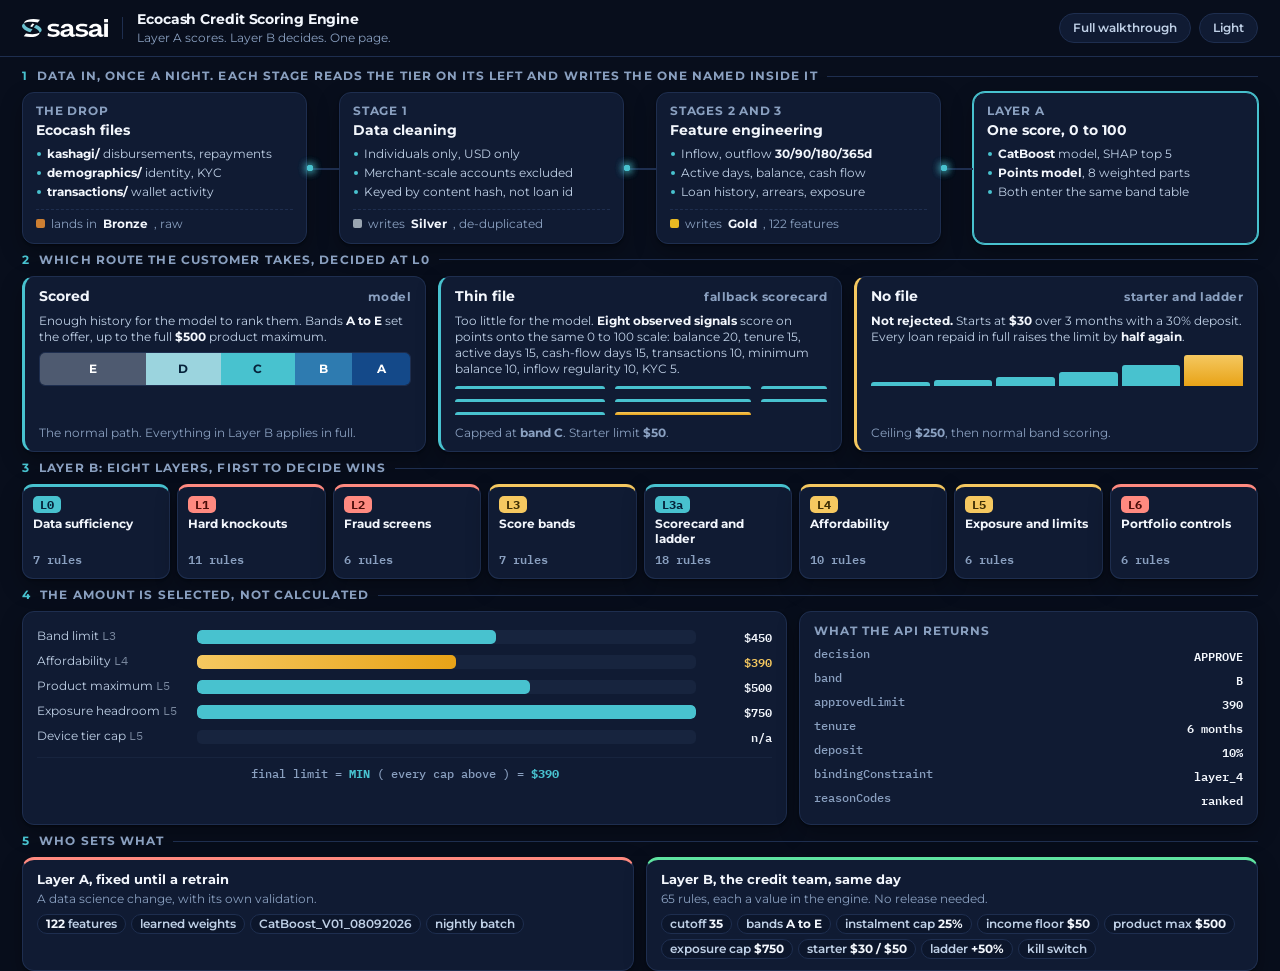
<file: overview/index.html>
<!DOCTYPE html>
<html lang="en" data-theme="dark">
<head>
<meta charset="utf-8">
<meta name="viewport" content="width=device-width, initial-scale=1">
<title>Credit Scoring Engine: one page</title>
<link rel="icon" type="image/svg+xml" href="../assets/sasai-favicon.svg">
<link rel="preconnect" href="https://fonts.googleapis.com">
<link rel="preconnect" href="https://fonts.gstatic.com" crossorigin>
<link href="https://fonts.googleapis.com/css2?family=Montserrat:wght@400;500;600;700&family=IBM+Plex+Mono:wght@400;500;600&display=swap" rel="stylesheet">
<style>
:root {
  --bg:#F2F4F7; --panel:#FFFFFF; --panel-2:#F8FAFC;
  --line:#E4E7EC; --line-2:#F2F4F7;
  --ink:#101828; --ink-2:#344054; --ink-3:#667085;
  --accent:#144989; --accent-ink:#FFFFFF; --teal:#48C2CF;
  --glow:rgba(20,73,137,.12);
  --ok:#067647; --ok-bg:#ECFDF3; --ok-line:#ABEFC6;
  --warn:#7A5B12; --warn-bg:#FFF8E6; --warn-line:#F5DFA5; --warn-ink:#FFFFFF;
  --stop:#B42318; --stop-bg:#FEF3F2; --stop-line:#FECDCA; --stop-ink:#FFFFFF;
  --shadow:0 1px 2px rgba(16,24,40,.05), 0 6px 18px rgba(16,24,40,.05);
}
:root[data-theme="dark"] {
  --bg:#080E1C; --panel:#101B33; --panel-2:#0C162B;
  --line:#1E2E4F; --line-2:#17243E;
  --ink:#F2F6FC; --ink-2:#BFD0E6; --ink-3:#8AA0C0;
  --accent:#48C2CF; --accent-ink:#06223A;
  --glow:rgba(72,194,207,.18);
  --ok:#5FE3A1; --ok-bg:rgba(95,227,161,.10); --ok-line:rgba(95,227,161,.30);
  --warn:#F5C860; --warn-bg:rgba(245,200,96,.10); --warn-line:rgba(245,200,96,.30); --warn-ink:#3D2E05;
  --stop:#FF8A80; --stop-bg:rgba(255,138,128,.10); --stop-line:rgba(255,138,128,.30); --stop-ink:#4A0D08;
  --shadow:0 1px 2px rgba(0,0,0,.4), 0 8px 22px rgba(0,0,0,.3);
}
* { box-sizing:border-box; }
html,body { margin:0; height:100%; }
body {
  background:var(--bg); color:var(--ink);
  font-family:Montserrat, Arial, Helvetica, sans-serif; line-height:1.4;
  -webkit-font-smoothing:antialiased;
  display:flex; flex-direction:column; min-height:100%;
  transition:background .3s, color .3s;
}
:focus-visible { outline:2px solid var(--accent); outline-offset:2px; border-radius:6px; }
.mono { font-family:'IBM Plex Mono', ui-monospace, monospace; }

/* header */
.bar { display:flex; align-items:center; gap:14px; padding:10px 22px; border-bottom:1px solid var(--line); flex:none; }
.bar img { display:block; width:86px; height:auto; }
.bar .div { width:1px; height:22px; background:var(--line); }
.bar h1 { margin:0; font-size:14px; font-weight:700; letter-spacing:-.1px; }
.bar .sub { font-size:12px; color:var(--ink-3); }
.bar .sp { margin-left:auto; display:flex; gap:8px; }
.tbtn {
  min-height:30px; padding:0 13px; border-radius:999px; cursor:pointer;
  border:1px solid var(--line); background:var(--panel); color:var(--ink-2);
  font:600 11.5px Montserrat, Arial, sans-serif;
}
.tbtn:hover { border-color:var(--accent); color:var(--ink); }

/* canvas */
.sheet { flex:1; padding:12px 22px; display:flex; flex-direction:column; gap:9px; min-height:0; }
.band-h {
  display:flex; align-items:center; gap:9px; font:700 11.5px Montserrat;
  letter-spacing:1.1px; text-transform:uppercase; color:var(--ink-3);
}
.band-h::after { content:''; flex:1; height:1px; background:var(--line); }
.band-h b { color:var(--accent); font-weight:700; }

/* the spine */
.spine { display:flex; align-items:stretch; gap:0; }
.node {
  flex:1 1 0; min-width:0; background:var(--panel); border:1px solid var(--line);
  border-radius:12px; padding:11px 13px; box-shadow:var(--shadow);
}
.node.k { border-color:var(--accent); box-shadow:0 0 0 1px var(--accent), var(--shadow); }
.n-k { font:700 11.5px Montserrat; letter-spacing:.8px; text-transform:uppercase; color:var(--ink-3); }
.n-h { font-size:13.5px; font-weight:700; margin:3px 0 4px 0; }
.n-l { margin:0; padding:0; list-style:none; }
.n-l li { font-size:11.5px; color:var(--ink-2); padding:1.5px 0 1.5px 11px; position:relative; }
.n-l li::before { content:''; position:absolute; left:1px; top:8px; width:4px; height:4px; border-radius:50%; background:var(--teal); }
.n-l li b { color:var(--ink); }
.tier {
  margin-top:7px; padding-top:6px; border-top:1px dashed var(--line);
  display:flex; align-items:center; gap:6px; font-size:11.5px; color:var(--ink-3);
}
.tier .pip { width:9px; height:9px; border-radius:2px; flex:none; }
.tier b { color:var(--ink); }
.node { display:flex; flex-direction:column; }
.node .n-l { flex:1; }
.arr { flex:0 0 32px; position:relative; }
.arr i { position:absolute; left:0; right:0; top:50%; height:2px; background:var(--line); }
.arr s {
  position:absolute; top:calc(50% - 3px); width:6px; height:6px; border-radius:50%;
  background:var(--teal); box-shadow:0 0 8px var(--teal); animation:go 2.4s linear infinite;
}
.arr s:nth-of-type(2){ animation-delay:.8s; } .arr s:nth-of-type(3){ animation-delay:1.6s; }
@keyframes go { from{left:-6px;opacity:0} 15%{opacity:1} 85%{opacity:1} to{left:100%;opacity:0} }

/* routes */
.routes { display:grid; grid-template-columns:repeat(3,1fr); gap:12px; }
.rt { background:var(--panel); border:1px solid var(--line); border-left:3px solid var(--accent);
      border-radius:12px; padding:10px 14px; box-shadow:var(--shadow); display:flex; flex-direction:column; gap:7px; }
.rt.t { border-left-color:var(--teal); } .rt.n { border-left-color:#F5C860; }
.rt-top { display:flex; align-items:baseline; gap:8px; }
.rt-h { font-size:13.5px; font-weight:700; }
.rt-tag { font:700 11.5px Montserrat; letter-spacing:.5px; color:var(--ink-3); margin-left:auto; }
.rt-p { font-size:11.5px; color:var(--ink-2); margin:0; }
.rt-p b { color:var(--ink); }
.mini { display:flex; gap:3px; align-items:flex-end; height:34px; }
.mini span { flex:1; border-radius:3px 3px 0 0; background:linear-gradient(180deg,var(--teal),var(--accent)); min-height:3px; }
.mini.cap span:last-child { background:linear-gradient(180deg,#F5C860,#E8A317); }
.ramp { display:flex; height:34px; border-radius:6px; overflow:hidden; border:1px solid var(--line); }
.ramp span { display:flex; align-items:center; justify-content:center; font:700 11.5px Montserrat; }
.stair { display:flex; gap:4px; align-items:flex-end; height:34px; }
.stair span { flex:1; border-radius:3px 3px 0 0; background:linear-gradient(180deg,var(--teal),var(--accent)); min-height:4px; }
.stair span:last-child { background:linear-gradient(180deg,#F5C860,#E8A317); }
.rt-foot { font-size:11.5px; color:var(--ink-3); margin-top:auto; }

/* layers */
.lrow { display:flex; gap:7px; }
.L {
  flex:1 1 0; min-width:0; background:var(--panel); border:1px solid var(--line);
  border-top:3px solid var(--accent); border-radius:11px; padding:9px 10px; box-shadow:var(--shadow);
  display:flex; flex-direction:column; gap:3px;
}
.L.stop { border-top-color:var(--stop); } .L.cut { border-top-color:var(--warn); } .L.route { border-top-color:var(--teal); }
.L-n { font:700 11.5px 'IBM Plex Mono', monospace; color:var(--accent-ink); background:var(--accent);
       align-self:flex-start; padding:1px 7px; border-radius:5px; }
.L.stop .L-n { background:var(--stop); color:var(--stop-ink); }
.L.cut  .L-n { background:var(--warn); color:var(--warn-ink); }
.L.route .L-n{ background:var(--teal); color:#06223A; }
.L-h { font-size:12px; font-weight:700; line-height:1.25; }
.L-c { font:600 11.5px 'IBM Plex Mono', monospace; color:var(--ink-3); margin-top:auto; }

/* limit */
.limit { display:grid; grid-template-columns:1.25fr .75fr; gap:12px; }
.caps { background:var(--panel); border:1px solid var(--line); border-radius:12px; padding:12px 14px; box-shadow:var(--shadow); }
.cap { display:grid; grid-template-columns:150px 1fr 66px; gap:10px; align-items:center; padding:2.5px 0; }
.cap-l { font-size:11.5px; color:var(--ink-2); }
.cap-t { height:14px; background:var(--line-2); border-radius:5px; overflow:hidden; }
.cap-f { display:block; height:14px; border-radius:5px; background:linear-gradient(90deg,var(--teal),var(--accent)); }
.cap.bind .cap-f { background:linear-gradient(90deg,#F5C860,#E8A317); }
.cap-v { font:600 12px 'IBM Plex Mono', monospace; text-align:right; }
.cap.bind .cap-v { color:var(--warn); }
.f-note { margin-top:8px; padding-top:8px; border-top:1px solid var(--line-2);
          font:500 11.5px 'IBM Plex Mono', monospace; color:var(--ink-3); text-align:center; }
.f-note b { color:var(--accent); }
.out { background:var(--panel); border:1px solid var(--line); border-radius:12px; padding:12px 14px; box-shadow:var(--shadow); }
.out h4 { margin:0 0 6px 0; font:700 11.5px Montserrat; letter-spacing:1px; text-transform:uppercase; color:var(--ink-3); }
.out .row { display:flex; justify-content:space-between; gap:10px; font:500 11.5px 'IBM Plex Mono', monospace; padding:2px 0; }
.out .row span:first-child { color:var(--ink-3); }
.out .row span:last-child { color:var(--ink); font-weight:600; }

/* who sets what */
.own { display:grid; grid-template-columns:1fr 1fr; gap:12px; }
.ow { background:var(--panel); border:1px solid var(--line); border-radius:12px; padding:11px 14px; box-shadow:var(--shadow); border-top:3px solid var(--stop); }
.ow.b { border-top-color:var(--ok); }
.ow h4 { margin:0 0 2px 0; font-size:12.5px; font-weight:700; }
.ow p { margin:0 0 7px 0; font-size:11.5px; color:var(--ink-3); }
.tags { display:flex; flex-wrap:wrap; gap:5px; }
.tag { font:600 11.5px Montserrat; padding:2px 8px; border-radius:999px;
       background:var(--panel-2); border:1px solid var(--line); color:var(--ink-2); }
.tag b { color:var(--ink); }

@media (max-width:1100px){
  .spine { flex-wrap:wrap; } .arr { flex-basis:100%; height:22px; }
  .arr i { left:50%; right:auto; top:0; bottom:0; width:2px; height:auto; }
  .arr s { animation:gov 2.4s linear infinite; left:calc(50% - 3px); }
  @keyframes gov { from{top:-6px;opacity:0} 15%{opacity:1} 85%{opacity:1} to{top:100%;opacity:0} }
  .lrow { flex-wrap:wrap; } .L { flex-basis:calc(25% - 6px); }
  .limit,.own,.routes { grid-template-columns:1fr; }
}
@media (prefers-reduced-motion:reduce){ .arr s { animation:none; opacity:.55; left:42%; } }
</style>
</head>
<body>

<div class="bar">
  <img id="logo" src="../assets/sasai-logo-reversed.svg" alt="Sasai" />
  <div class="div"></div>
  <div>
    <h1>Ecocash Credit Scoring Engine</h1>
    <div class="sub">Layer A scores. Layer B decides. One page.</div>
  </div>
  <div class="sp">
    <a class="tbtn" href="../how-it-works/" style="text-decoration:none;display:inline-flex;align-items:center;">Full walkthrough</a>
    <button class="tbtn" id="theme"><span id="tt">Light</span></button>
  </div>
</div>

<div class="sheet">

  <div class="band-h"><b>1</b> Data in, once a night. Each stage reads the tier on its left and writes the one named inside it</div>
  <div class="spine">
    <div class="node">
      <div class="n-k">The drop</div>
      <div class="n-h">Ecocash files</div>
      <ul class="n-l">
        <li><b>kashagi/</b> disbursements, repayments</li>
        <li><b>demographics/</b> identity, KYC</li>
        <li><b>transactions/</b> wallet activity</li>
      </ul>
      <div class="tier"><span class="pip" style="background:#CD7F32"></span>lands in <b>Bronze</b>, raw</div>
    </div>
    <div class="arr"><i></i><s></s><s></s><s></s></div>
    <div class="node">
      <div class="n-k">Stage 1</div>
      <div class="n-h">Data cleaning</div>
      <ul class="n-l">
        <li>Individuals only, USD only</li>
        <li>Merchant-scale accounts excluded</li>
        <li>Keyed by content hash, not loan id</li>
      </ul>
      <div class="tier"><span class="pip" style="background:#9AA5B1"></span>writes <b>Silver</b>, de-duplicated</div>
    </div>
    <div class="arr"><i></i><s></s><s></s><s></s></div>
    <div class="node">
      <div class="n-k">Stages 2 and 3</div>
      <div class="n-h">Feature engineering</div>
      <ul class="n-l">
        <li>Inflow, outflow <b>30/90/180/365d</b></li>
        <li>Active days, balance, cash flow</li>
        <li>Loan history, arrears, exposure</li>
      </ul>
      <div class="tier"><span class="pip" style="background:#E8B923"></span>writes <b>Gold</b>, 122 features</div>
    </div>
    <div class="arr"><i></i><s></s><s></s><s></s></div>
    <div class="node k">
      <div class="n-k">Layer A</div>
      <div class="n-h">One score, 0 to 100</div>
      <ul class="n-l">
        <li><b>CatBoost</b> model, SHAP top 5</li>
        <li><b>Points model</b>, 8 weighted parts</li>
        <li>Both enter the same band table</li>
      </ul>
    </div>
  </div>

  <div class="band-h"><b>2</b> Which route the customer takes, decided at L0</div>
  <div class="routes">
    <div class="rt">
      <div class="rt-top"><span class="rt-h">Scored</span><span class="rt-tag">model</span></div>
      <p class="rt-p">Enough history for the model to rank them. Bands <b>A to E</b> set the offer,
        up to the full <b>$500</b> product maximum.</p>
      <div class="ramp" id="ramp"></div>
      <div class="rt-foot">The normal path. Everything in Layer B applies in full.</div>
    </div>
    <div class="rt t">
      <div class="rt-top"><span class="rt-h">Thin file</span><span class="rt-tag">fallback scorecard</span></div>
      <p class="rt-p">Too little for the model. <b>Eight observed signals</b> score on points onto the same
        0 to 100 scale: balance 20, tenure 15, active days 15, cash-flow days 15, transactions 10,
        minimum balance 10, inflow regularity 10, KYC 5.</p>
      <div class="mini cap" id="mini"></div>
      <div class="rt-foot">Capped at <b>band C</b>. Starter limit <b>$50</b>.</div>
    </div>
    <div class="rt n">
      <div class="rt-top"><span class="rt-h">No file</span><span class="rt-tag">starter and ladder</span></div>
      <p class="rt-p"><b>Not rejected.</b> Starts at <b>$30</b> over 3 months with a 30% deposit.
        Every loan repaid in full raises the limit by <b>half again</b>.</p>
      <div class="stair" id="stair"></div>
      <div class="rt-foot">Ceiling <b>$250</b>, then normal band scoring.</div>
    </div>
  </div>

  <div class="band-h"><b>3</b> Layer B: eight layers, first to decide wins</div>
  <div class="lrow" id="layers"></div>

  <div class="band-h"><b>4</b> The amount is selected, not calculated</div>
  <div class="limit">
    <div class="caps" id="caps"></div>
    <div class="out">
      <h4>What the API returns</h4>
      <div class="row"><span>decision</span><span>APPROVE</span></div>
      <div class="row"><span>band</span><span>B</span></div>
      <div class="row"><span>approvedLimit</span><span>390</span></div>
      <div class="row"><span>tenure</span><span>6 months</span></div>
      <div class="row"><span>deposit</span><span>10%</span></div>
      <div class="row"><span>bindingConstraint</span><span>layer_4</span></div>
      <div class="row"><span>reasonCodes</span><span>ranked</span></div>
    </div>
  </div>

  <div class="band-h"><b>5</b> Who sets what</div>
  <div class="own">
    <div class="ow">
      <h4>Layer A, fixed until a retrain</h4>
      <p>A data science change, with its own validation.</p>
      <div class="tags">
        <span class="tag"><b>122</b> features</span><span class="tag">learned weights</span>
        <span class="tag">CatBoost_V01_08092026</span><span class="tag">nightly batch</span>
      </div>
    </div>
    <div class="ow b">
      <h4>Layer B, the credit team, same day</h4>
      <p>65 rules, each a value in the engine. No release needed.</p>
      <div class="tags">
        <span class="tag">cutoff <b>35</b></span><span class="tag">bands <b>A to E</b></span>
        <span class="tag">instalment cap <b>25%</b></span><span class="tag">income floor <b>$50</b></span>
        <span class="tag">product max <b>$500</b></span><span class="tag">exposure cap <b>$750</b></span>
        <span class="tag">starter <b>$30 / $50</b></span><span class="tag">ladder <b>+50%</b></span>
        <span class="tag">kill switch</span>
      </div>
    </div>
  </div>
</div>

<script>
const root = document.documentElement, tb = document.getElementById('theme'),
      tt = document.getElementById('tt'), logo = document.getElementById('logo');
function setTheme(t){
  root.setAttribute('data-theme', t);
  tt.textContent = t === 'dark' ? 'Light' : 'Dark';
  tb.setAttribute('aria-label','Switch to ' + (t === 'dark' ? 'light' : 'dark') + ' theme');
  logo.src = t === 'dark' ? '../assets/sasai-logo-reversed.svg' : '../assets/sasai-logo.svg';
  try { localStorage.setItem('ov-theme', t); } catch(e){}
}
let saved=null; try { saved = localStorage.getItem('ov-theme'); } catch(e){}
setTheme(saved || 'dark');
tb.addEventListener('click', () => setTheme(root.getAttribute('data-theme') === 'dark' ? 'light' : 'dark'));

/* The eight scorecard weights, as points out of 100. */
document.getElementById('mini').innerHTML =
  [20,15,15,15,10,10,10,5].map(v => `<span style="height:${(v/20)*100}%" title="${v} points"></span>`).join('');

/* The ladder: $30, rising 50% each repaid cycle, capped at $250. */
const rungs = []; let a = 30;
for (let i = 0; i < 6; i++) { rungs.push(Math.min(Math.round(a), 250)); a *= 1.5; }
document.getElementById('stair').innerHTML =
  rungs.map(v => `<span style="height:${Math.max(11,(v/250)*100)}%" title="$${v}"></span>`).join('');

/* Bands on the 0 to 100 scale, drawn to width. Ink is picked from the fill. */
const BANDS = [['E',0,30,'#4E5A70'],['D',30,50,'#9BD4DE'],['C',50,70,'#48C2CF'],
               ['B',70,85,'#2E7BB0'],['A',85,100,'#144989']];
const inkOn = h => {
  const c = [1,3,5].map(i => parseInt(h.slice(i,i+2),16)/255)
    .map(v => v <= .03928 ? v/12.92 : Math.pow((v+.055)/1.055, 2.4));
  return ((.2126*c[0] + .7152*c[1] + .0722*c[2]) + .05) / .05 > 4.6 ? '#06223A' : '#FFFFFF';
};
document.getElementById('ramp').innerHTML = BANDS.map(([b,lo,hi,c]) =>
  `<span style="flex-grow:${hi-lo};background:${c};color:${inkOn(c)}" title="${b}: ${lo} to ${hi}">${b}</span>`).join('');

/* Layer B. No referral state: every layer either lets it through or decides. */
const LAYERS = [
  ['L0','Data sufficiency','route',7],  ['L1','Hard knockouts','stop',11],
  ['L2','Fraud screens','stop',6],      ['L3','Score bands','cut',7],
  ['L3a','Scorecard and ladder','route',18], ['L4','Affordability','cut',10],
  ['L5','Exposure and limits','cut',6], ['L6','Portfolio controls','stop',6],
];
document.getElementById('layers').innerHTML = LAYERS.map(([n,h,k,c]) => `
  <div class="L ${k}"><span class="L-n">${n}</span><span class="L-h">${h}</span>
  <span class="L-c">${c} rules</span></div>`).join('');

/* Every cap that applies; the lowest one wins. */
const CAPS = [['Band limit','L3',450],['Affordability','L4',390],['Product maximum','L5',500],
              ['Exposure headroom','L5',750],['Device tier cap','L5',null]];
const MAX = 750;
document.getElementById('caps').innerHTML = CAPS.map(([l,s,v]) => `
  <div class="cap${v===390?' bind':''}">
    <span class="cap-l">${l} <span class="mono" style="opacity:.6">${s}</span></span>
    <span class="cap-t">${v===null?'':`<span class="cap-f" style="width:${(v/MAX)*100}%"></span>`}</span>
    <span class="cap-v">${v===null?'n/a':'$'+v}</span>
  </div>`).join('')
  + `<div class="f-note">final limit = <b>MIN</b> ( every cap above ) = <b>$390</b></div>`;
</script>
</body>
</html>
</file>
<file: styles.css>
/* Sasai Credit: Rule Engine Console */

html, body { margin: 0; padding: 0; background: #ffffff; }
body {
  font-family: Montserrat, Arial, Helvetica, sans-serif;
  color: #101828;
  -webkit-font-smoothing: antialiased;
}
a { color: #144989; text-decoration: none; }
a:hover { color: #172E7B; text-decoration: underline; }
input, select, button, textarea { font-family: inherit; }
::-webkit-scrollbar { width: 10px; height: 10px; }
::-webkit-scrollbar-thumb { background: #D0D5DD; border-radius: 8px; border: 3px solid #fff; }

/* ---------- A11y foundations ---------- */

/* One global, on-brand focus treatment. Nothing anywhere may suppress it. */
:focus-visible {
  outline: 2px solid #144989;
  outline-offset: 2px;
  border-radius: 6px;
}
/* Light-on-dark variant for the navy sidebar */
.sidebar :focus-visible { outline-color: #48C2CF; }
/* Dark chrome (active tabs, primary buttons, chips on navy) keep the navy ring */
.btn-primary:focus-visible, .val-chip.on:focus-visible, .seg-btn.active:focus-visible {
  outline-color: #144989;
  outline-offset: 3px;
}

/* Headings carry the existing classes; strip the UA defaults so styling is unchanged. */
h1, h2, h3, h4, h5, h6 { margin: 0; font-size: inherit; font-weight: inherit; }

/* Visually hidden but available to assistive technology */
.sr-only {
  position: absolute;
  width: 1px; height: 1px;
  padding: 0; margin: -1px;
  overflow: hidden;
  clip: rect(0 0 0 0);
  clip-path: inset(50%);
  white-space: nowrap;
  border: 0;
}

/* ---------- Layout ---------- */

.shell { display: flex; min-height: 100vh; background: #F2F4F7; }

.sidebar {
  width: 252px;
  flex: 0 0 252px;
  background: linear-gradient(180deg, #172E7B 0%, #144989 100%);
  color: #fff;
  display: flex;
  flex-direction: column;
  position: sticky;
  top: 0;
  height: 100vh;
}
.sidebar-brand {
  padding: 22px 20px 18px 20px;
  display: flex;
  flex-direction: column;
  align-items: flex-start;
  gap: 8px;
  border-bottom: 1px solid rgba(255,255,255,0.14);
}
.brand-logo { display: block; width: 112px; height: auto; }
.brand-sub { font-size: 11.5px; color: #9FC6E8; letter-spacing: 0.2px; }

.sidebar-nav {
  padding: 14px 12px;
  display: flex;
  flex-direction: column;
  gap: 2px;
  overflow-y: auto;
}
.nav-heading {
  font-size: 11.5px; letter-spacing: 1.1px; text-transform: uppercase;
  color: #8FB4DB; padding: 8px 10px 6px 10px; font-weight: 600;
  margin-top: 10px;
  border-top: 1px solid rgba(255,255,255,0.10);
  padding-top: 14px;
}
.nav-helper {
  font-size: 11.5px; color: rgba(207,224,240,0.75);
  padding: 0 10px 8px 10px; line-height: 1.45;
}
.nav-btn {
  display: flex; align-items: center; gap: 11px;
  min-height: 24px;
  width: 100%; text-align: left;
  padding: 9px 11px; border-radius: 8px;
  border: none; cursor: pointer;
  font-size: 13px; font-weight: 500;
  color: #CFE0F0; background: transparent;
}
.nav-btn .nav-icon { width: 18px; text-align: center; font-size: 13px; opacity: 0.9; }
.nav-btn.active {
  font-weight: 600; color: #fff;
  background: rgba(72,194,207,0.22);
  box-shadow: inset 2px 0 0 #48C2CF;
}
.nav-btn:not(.active):hover { background: rgba(255,255,255,0.06); color: #fff; }

.sidebar-user {
  margin-top: auto;
  padding: 16px;
  border-top: 1px solid rgba(255,255,255,0.14);
  display: flex; align-items: center; gap: 10px;
}
.user-avatar {
  width: 30px; height: 30px; border-radius: 50%;
  background: rgba(72,194,207,0.22);
  border: 1px solid rgba(72,194,207,0.5);
  display: flex; align-items: center; justify-content: center;
  font-size: 11.5px; font-weight: 600;
}
.user-meta { line-height: 1.3; }
.user-name { font-size: 12px; font-weight: 600; }
.user-role { font-size: 11.5px; color: #9FC6E8; }

.main { flex: 1; min-width: 0; display: flex; flex-direction: column; }

.topbar {
  position: sticky; top: 0; z-index: 20;
  background: #ffffff;
  border-bottom: 1px solid #E4E7EC;
  padding: 14px 28px;
  display: flex; align-items: center; gap: 18px;
}
.topbar-title { min-width: 0; }
.topbar-row { display: flex; align-items: center; gap: 10px; }
.profile-name { font-size: 17px; font-weight: 700; color: #101828; }
.version-pill {
  font-size: 11.5px; font-weight: 600; color: #144989;
  background: #EAF0F7; border: 1px solid #D3E0EE;
  padding: 2px 8px; border-radius: 20px;
}
.profile-sub { font-size: 12px; color: #667085; margin-top: 3px; }
.topbar-actions { margin-left: auto; display: flex; align-items: center; gap: 10px; }
.dirty-label { font-size: 12px; color: #667085; margin-right: 4px; }

.content {
  flex: 1;
  padding: 26px 28px 60px 28px;
  max-width: 1320px;
  width: 100%;
  box-sizing: border-box;
}

/* ---------- Buttons ---------- */

.btn {
  padding: 9px 16px; border-radius: 8px;
  font-size: 13px; font-weight: 600; cursor: pointer;
}
.btn-outline { border: 1px solid #D0D5DD; background: #fff; color: #344054; }
.btn-outline:hover { border-color: #144989; color: #144989; }
.btn-primary { border: 1px solid #144989; background: #144989; color: #fff; }
.btn-primary:hover { background: #172E7B; border-color: #172E7B; }
.btn-primary.btn-wide { padding: 9px 20px; }

.btn-sm { padding: 6px 10px; border-radius: 7px; font-size: 12px; font-weight: 500; min-height: 24px; box-sizing: border-box; }
.btn-sm.btn-outline:hover { border-color: #144989; color: #344054; }
.btn-sm.btn-primary { padding: 6px 12px; font-weight: 600; }

/* ---------- Shared blocks ---------- */

.page-title { margin: 0; font-size: 22px; font-weight: 700; color: #101828; }
.page-desc {
  margin: 6px 0 0 0; font-size: 13.5px; color: #667085;
  max-width: 680px; text-wrap: pretty;
}
.page-head { display: flex; align-items: flex-end; gap: 16px; margin-bottom: 18px; }
.page-head-actions { margin-left: auto; display: flex; align-items: center; gap: 10px; }

.card {
  background: #fff;
  border: 1px solid #E4E7EC;
  border-radius: 12px;
}

.chip {
  font-size: 11.5px; font-weight: 600;
  padding: 3px 10px; border-radius: 20px;
  white-space: nowrap;
}

.grid-head {
  background: #F9FAFB;
  border-bottom: 1px solid #E4E7EC;
  font-size: 11.5px; font-weight: 700;
  letter-spacing: 0.6px; text-transform: uppercase; color: #667085;
}

/* ---------- Profiles ---------- */

.profiles-grid {
  display: grid;
  grid-template-columns: minmax(300px, 2.2fr) minmax(110px, 1fr) minmax(90px, 0.8fr) minmax(120px, 1fr) minmax(150px, 1.3fr) 210px;
  gap: 12px;
  padding: 12px 20px;
  min-width: 1040px;
}
.profile-row { padding: 16px 20px; border-bottom: 1px solid #F2F4F7; align-items: center; }
.profile-row:hover { background: #FBFCFD; }

.stat-cards { display: grid; grid-template-columns: repeat(3, 1fr); gap: 16px; margin-top: 20px; }
.stat-card { padding: 18px 20px; }
.stat-label {
  font-size: 12px; color: #667085; font-weight: 600;
  text-transform: uppercase; letter-spacing: 0.6px;
}
.stat-value { font-size: 26px; font-weight: 700; color: #101828; margin-top: 8px; }
.stat-note { font-size: 12.5px; color: #667085; margin-top: 4px; }

/* ---------- Rule editor ---------- */

.section-card { margin-bottom: 14px; overflow: hidden; }
.section-head {
  display: flex; align-items: center; gap: 14px;
  padding: 15px 20px; cursor: pointer;
}
.section-head:hover { background: #FBFCFD; }
.section-num {
  width: 26px; height: 26px; border-radius: 7px;
  background: #EAF0F7; color: #144989;
  display: flex; align-items: center; justify-content: center;
  font-size: 12px; font-weight: 700;
}
.section-title { font-size: 14.5px; font-weight: 700; color: #101828; }
.section-desc { font-size: 12.5px; color: #667085; margin-top: 2px; }
.section-count {
  font-size: 11.5px; font-weight: 600; color: #344054;
  background: #F2F4F7; padding: 4px 10px; border-radius: 20px;
}
.section-chevron {
  font-size: 12px; color: #667085;
  min-width: 24px; min-height: 24px; margin: -4px -6px -4px 0;
  display: inline-flex; align-items: center; justify-content: center;
}

.rule-row { padding: 14px 20px; border-bottom: 1px solid #F6F7F9; }
.rule-inner { display: flex; align-items: flex-start; gap: 14px; }
.rule-sentence { font-size: 13.5px; line-height: 1.55; text-wrap: pretty; }
.rule-controls {
  display: flex; flex-wrap: wrap; align-items: center;
  gap: 8px; margin-top: 10px;
}
.rule-controls select, .rule-controls input {
  height: 34px; padding: 0 10px;
  border: 1px solid #D0D5DD; border-radius: 8px;
  background: #fff; font-size: 12.5px; color: #101828;
}
.rule-controls select { cursor: pointer; }
.rule-param { min-width: 210px; }
.rule-op { min-width: 110px; }
.rule-value { width: 170px; }
.rule-then { font-size: 12px; color: #667085; padding: 0 2px; }
.rule-action {
  background: #F8FAFC !important;
  color: #144989 !important;
  font-weight: 600;
  min-width: 200px;
}
.rule-code {
  font-size: 11.5px; font-weight: 600; color: #667085;
  background: #F2F4F7; border: 1px solid #E4E7EC;
  padding: 5px 9px; border-radius: 6px;
  font-family: Arial, sans-serif;
}
.rule-remove {
  border: none; background: transparent; color: #667085;
  font-size: 15px; cursor: pointer; line-height: 1;
  min-width: 24px; min-height: 24px; padding: 4px 6px;
  display: inline-flex; align-items: center; justify-content: center;
  border-radius: 6px; box-sizing: border-box;
}
.rule-remove:hover { color: #B42318; background: #FEF3F2; }
/* Two-step delete: the second click confirms. */
.rule-remove.confirming {
  width: auto; padding: 4px 9px;
  font-size: 11.5px; font-weight: 700;
  color: #B42318; background: #FEF3F2; border: 1px solid #FECDCA;
}

.switch {
  flex: 0 0 auto;
  width: 40px; height: 24px; border-radius: 20px;
  border: none; cursor: pointer; padding: 0;
  position: relative; margin-top: 2px;
  background: #D0D5DD;
  transition: background 140ms;
}
.switch.on { background: #144989; }
.switch::before {
  content: ''; position: absolute;
  left: 0; right: 0; top: 50%;
  transform: translateY(-50%);
  height: 24px; min-width: 24px;
}
.switch .knob {
  position: absolute; top: 3px; left: 3px;
  width: 18px; height: 18px; border-radius: 50%;
  background: #fff; transition: left 140ms; display: block;
}
.switch.on .knob { left: 19px; }

.switch-lg { width: 42px; height: 24px; margin-top: 0; }
.switch-lg .knob { width: 18px; height: 18px; }
.switch-lg.on .knob { left: 21px; }

.add-rule-wrap { padding: 4px 20px 0 58px; }
.add-rule {
  padding: 8px 14px; border-radius: 8px;
  border: 1px dashed #B6C2D2; background: #fff;
  color: #144989; font-size: 12.5px; font-weight: 600; cursor: pointer;
}
.add-rule:hover { background: #F6F9FC; border-color: #144989; }

/* ---------- Score bands ---------- */

.bands-card { padding: 24px 26px 20px 26px; }
.bands-toolbar { display: flex; align-items: center; gap: 16px; margin-bottom: 18px; }
.bands-toolbar label { font-size: 13px; font-weight: 600; color: #344054; }
.score-input {
  height: 32px; width: 74px; padding: 0 10px;
  border: 1px solid #D0D5DD; border-radius: 8px;
  font-size: 12.5px; text-align: center;
}
.drag-hint { margin-left: auto; font-size: 12.5px; color: #667085; }

.ruler { position: relative; height: 122px; user-select: none; }
.ruler-track {
  position: absolute; left: 0; right: 0; top: 22px; height: 56px;
  border-radius: 10px; overflow: hidden; display: flex; background: #F2F4F7;
}
.band-seg {
  display: flex; flex-direction: column; justify-content: center;
  padding: 0 12px; box-sizing: border-box; overflow: hidden;
  border-right: 1px solid rgba(255,255,255,0.5);
}
.band-seg-label {
  font-size: 12.5px; font-weight: 700; color: #fff;
  white-space: nowrap; overflow: hidden; text-overflow: ellipsis;
}
.band-seg-range { font-size: 11.5px; color: rgba(255,255,255,0.88); margin-top: 2px; white-space: nowrap; }

.band-handle {
  position: absolute; top: 12px;
  padding: 0 11px; margin: 0 -11px;
  transform: translateX(-50%);
  cursor: ew-resize; touch-action: none;
  display: flex; flex-direction: column; align-items: center;
}
.band-handle-bar {
  width: 3px; height: 76px; background: #101828;
  border-radius: 2px; box-shadow: 0 0 0 2px rgba(255,255,255,0.9);
}
.band-handle-value {
  position: absolute; top: 82px; left: 50%;
  transform: translateX(-50%);
  background: #101828; color: #fff;
  font-size: 11.5px; font-weight: 700;
  padding: 3px 8px; border-radius: 6px;
  font-variant-numeric: tabular-nums;
}
.ruler-min { position: absolute; left: 0; top: 0; font-size: 11.5px; color: #667085; font-weight: 600; }
.ruler-max { position: absolute; right: 0; top: 0; font-size: 11.5px; color: #667085; font-weight: 600; }

.bands-table { margin-top: 26px; border: 1px solid #E4E7EC; border-radius: 10px; overflow-x: auto; }
.bands-grid {
  display: grid;
  grid-template-columns: minmax(150px, 1.4fr) minmax(90px, 0.9fr) minmax(190px, 1.6fr) minmax(90px, 0.9fr) minmax(80px, 0.8fr) minmax(140px, 1fr);
  gap: 12px;
  min-width: 860px;
}
.bands-grid.grid-head { padding: 11px 18px; }
.band-row { padding: 12px 18px; border-bottom: 1px solid #F2F4F7; align-items: center; }
.band-dot { width: 10px; height: 10px; border-radius: 3px; display: inline-block; }
.pop-track { flex: 1; height: 6px; background: #F2F4F7; border-radius: 4px; overflow: hidden; }
.pop-fill { height: 100%; }

/* ---------- Limits ---------- */

.limits-grid { display: grid; grid-template-columns: 1.15fr 1fr; gap: 16px; align-items: start; }
.panel { padding: 20px 22px; }
.panel-title { font-size: 14.5px; font-weight: 700; color: #101828; }
.panel-sub { font-size: 12.5px; color: #667085; margin-top: 4px; }

.howto {
  margin: 12px 0 0 0; padding: 12px 14px 12px 30px;
  background: #F8FAFC; border: 1px solid #E4E7EC; border-radius: 9px;
  font-size: 12.5px; color: #344054; line-height: 1.6;
}
.howto li { margin-bottom: 4px; text-wrap: pretty; }
.howto li:last-child { margin-bottom: 0; }
.howto code {
  font-family: inherit; font-weight: 700; color: #B42318;
  background: #FEF3F2; border: 1px solid #FECDCA;
  padding: 1px 6px; border-radius: 5px;
}
.howto-example {
  margin: 10px 0 0 0; font-size: 12.5px; color: #344054;
  padding: 9px 12px; border-left: 3px solid #48C2CF;
  background: rgba(72,194,207,0.08); border-radius: 0 7px 7px 0;
}
.matrix-axis-top {
  font-size: 11.5px; font-weight: 600; color: #667085;
  margin-bottom: 4px; padding-left: 2px;
}

.matrix-wrap { margin-top: 16px; overflow-x: auto; }
.matrix { width: 100%; border-collapse: collapse; font-size: 12.5px; }
.matrix th {
  padding: 8px 10px; color: #667085; font-weight: 700;
  font-size: 11.5px; text-transform: uppercase; letter-spacing: 0.5px;
}
.matrix th:first-child { text-align: left; }
.matrix td {
  padding: 9px 10px; border-top: 1px solid #F2F4F7;
  text-align: center; font-variant-numeric: tabular-nums; font-weight: 600;
}
.matrix td.matrix-band { text-align: left; color: #101828; white-space: nowrap; }

.field-row {
  display: flex; align-items: center; gap: 12px;
  padding: 11px 0; border-bottom: 1px solid #F2F4F7;
}
.field-label { font-size: 13px; color: #101828; font-weight: 600; }
.field-hint { font-size: 11.5px; color: #667085; margin-top: 3px; line-height: 1.5; }
.field-value {
  font-size: 13px; font-weight: 700; color: #144989;
  background: #EAF0F7; border: 1px solid #D3E0EE;
  padding: 5px 12px; border-radius: 7px; white-space: nowrap;
}

/* Explanatory footnote panel used under a configuration screen */
.explainer-note {
  padding: 16px 18px;
  background: #F8FAFC; border: 1px solid #E4E7EC; border-radius: 10px;
  font-size: 13px; color: #344054; line-height: 1.6; text-wrap: pretty;
}

/* ---------- Simulation ---------- */

.sim-select {
  height: 38px; padding: 0 12px;
  border: 1px solid #D0D5DD; border-radius: 8px;
  background: #fff; font-size: 13px; cursor: pointer;
}
.sim-run { padding: 10px 20px; }
.sim-stats { display: grid; grid-template-columns: repeat(auto-fit, minmax(170px, 1fr)); gap: 14px; }
.sim-stat-label {
  font-size: 11.5px; color: #667085; font-weight: 700;
  text-transform: uppercase; letter-spacing: 0.6px;
}
.sim-grid { display: grid; grid-template-columns: 1.3fr 1fr; gap: 16px; margin-top: 16px; align-items: start; }
.sim-chart {
  margin-top: 20px; display: flex; align-items: flex-end; gap: 26px;
  height: 210px; padding: 0 6px; overflow: hidden;
}
.sim-col {
  flex: 1; display: flex; flex-direction: column; align-items: center;
  height: 100%; justify-content: flex-end; gap: 8px;
}
.sim-bars { display: flex; align-items: flex-end; gap: 6px; height: 100%; width: 100%; justify-content: center; }
.sim-bar { width: 26px; border-radius: 5px 5px 0 0; }
.sim-bar.live { background: #C7D3E2; }
.sim-bar.draft { background: #144989; }
.sim-col-label { font-size: 11.5px; color: #344054; font-weight: 600; text-align: center; }
.sim-col-pct { font-size: 11.5px; color: #667085; }
.sim-legend { display: flex; gap: 18px; margin-top: 16px; font-size: 12px; color: #667085; }
.sim-legend span { display: flex; align-items: center; gap: 6px; }
.legend-swatch { width: 10px; height: 10px; border-radius: 3px; display: inline-block; }

.driver-row { padding: 11px 0; border-bottom: 1px solid #F6F7F9; }
.driver-title { font-size: 13px; color: #101828; font-weight: 600; }
.driver-detail { font-size: 12.5px; color: #667085; margin-top: 3px; line-height: 1.5; text-wrap: pretty; }
.blast-note {
  margin-top: 14px; padding: 12px 14px;
  background: #FFF8E6; border: 1px solid #F5DFA5; border-radius: 9px;
  font-size: 12.5px; color: #7A5B12; line-height: 1.5;
}

/* ---------- Model health charts ---------- */

.dist-chart {
  display: flex; align-items: flex-end; gap: 3px;
  height: 150px; padding: 0 2px;
}
.dist-bar {
  flex: 1; background: #144989;
  border-radius: 3px 3px 0 0; min-height: 2px;
}
.dist-axis {
  display: flex; justify-content: space-between;
  font-size: 11.5px; color: #667085; margin-top: 6px; padding: 0 2px;
  font-variant-numeric: tabular-nums;
}

.badband-chart {
  display: flex; align-items: flex-end; gap: 14px;
  height: 185px; padding: 0 4px;
}
.badband-col {
  flex: 1; display: flex; flex-direction: column; align-items: center;
  justify-content: flex-end; height: 100%; gap: 5px; min-width: 0;
}
.badband-value {
  font-size: 11.5px; font-weight: 700; color: #344054;
  font-variant-numeric: tabular-nums;
}
.badband-bar {
  width: 100%; max-width: 46px; background: #144989;
  border-radius: 4px 4px 0 0; min-height: 3px;
}
.badband-label {
  font-size: 11.5px; color: #667085; font-weight: 600;
  text-align: center; white-space: nowrap; overflow: hidden;
  text-overflow: ellipsis; max-width: 100%;
}

/* ---------- Versions ---------- */

.versions-grid { display: grid; grid-template-columns: 1.1fr 1fr; gap: 16px; align-items: start; }
.list-card { overflow: hidden; }
.list-card-head {
  padding: 15px 20px; border-bottom: 1px solid #E4E7EC;
  font-size: 14.5px; font-weight: 700; color: #101828;
}
.version-row {
  display: flex; gap: 14px; padding: 15px 20px;
  border-bottom: 1px solid #F2F4F7; align-items: flex-start;
}
.version-dot { width: 9px; height: 9px; border-radius: 50%; margin-top: 6px; flex: 0 0 9px; }
.version-name { font-size: 13.5px; font-weight: 700; color: #101828; }
.version-summary { font-size: 12.5px; color: #667085; margin-top: 4px; line-height: 1.5; text-wrap: pretty; }
.version-meta { font-size: 11.5px; color: #667085; margin-top: 5px; }
.version-action {
  padding: 6px 12px; border-radius: 7px;
  min-height: 24px; box-sizing: border-box;
  border: 1px solid #D0D5DD; background: #fff;
  font-size: 12px; font-weight: 600; cursor: pointer; white-space: nowrap;
}
.version-action:hover { border-color: #144989; }

.audit-row { padding: 13px 20px; border-bottom: 1px solid #F6F7F9; }
.audit-what { font-size: 12.5px; color: #101828; line-height: 1.5; text-wrap: pretty; }
.audit-when { font-size: 11.5px; color: #667085; margin-top: 4px; }

/* ---------- Profile workspace ---------- */

.profile-row-click { cursor: pointer; }

.crumbs {
  display: flex; align-items: center; gap: 8px;
  font-size: 12.5px; margin-bottom: 14px;
}
.crumb-sep { color: #667085; }
.crumb-current { color: #667085; font-weight: 600; }

.tabbar {
  display: flex; gap: 2px; flex-wrap: wrap;
  border-bottom: 1px solid #E4E7EC;
  margin-bottom: 18px;
}
.tab {
  padding: 10px 14px;
  min-height: 24px; box-sizing: border-box;
  border: none; background: transparent; cursor: pointer;
  font-size: 13px; font-weight: 600; color: #667085;
  border-bottom: 2px solid transparent;
  margin-bottom: -1px;
}
.tab:hover { color: #144989; }
.tab.active { color: #144989; border-bottom-color: #144989; }

.mode-pill {
  font-size: 11.5px; font-weight: 600;
  padding: 3px 10px; border-radius: 20px; white-space: nowrap;
  background: #F2F4F7; color: #667085; border: 1px solid #E4E7EC;
}
.mode-pill.editing {
  background: rgba(72,194,207,0.14); color: #144989; border-color: rgba(72,194,207,0.5);
}

.view-banner {
  display: flex; align-items: center; justify-content: space-between; gap: 14px;
  margin-bottom: 18px; padding: 11px 14px;
  background: #F8FAFC; border: 1px solid #E4E7EC; border-radius: 9px;
  font-size: 12.5px; color: #344054; line-height: 1.5;
}

/* Read-only view: form controls and mutating buttons are inert and dimmed;
   navigation (tabs, section collapse, links) keeps working. */
.profile-content.view-mode input,
.profile-content.view-mode select,
.profile-content.view-mode textarea,
.profile-content.view-mode .switch,
.profile-content.view-mode .band-handle,
.profile-content.view-mode .add-rule,
.profile-content.view-mode .rule-remove,
.profile-content.view-mode .version-action,
.profile-content.view-mode .val-chip,
.profile-content.view-mode .seg-btn,
.profile-content.view-mode .btn {
  pointer-events: none;
  opacity: 0.55;
}

/* Assessing a customer reads the configuration and never changes it, so the
   applicant stays editable even on a profile opened read-only. */
.profile-content.view-mode .assess-screen input,
.profile-content.view-mode .assess-screen select,
.profile-content.view-mode .assess-screen .switch,
.profile-content.view-mode .assess-screen .seg-btn,
.profile-content.view-mode .assess-screen .btn {
  pointer-events: auto;
  opacity: 1;
}

/* ---------- Global setup ---------- */

.global-note {
  display: inline-flex; align-items: center;
  margin-bottom: 18px; padding: 8px 14px;
  background: rgba(72,194,207,0.10);
  border: 1px solid rgba(72,194,207,0.45);
  border-radius: 8px;
  font-size: 12.5px; color: #144989; font-weight: 500;
}
.nav-link {
  color: #144989; font-weight: 600; cursor: pointer;
}
.nav-link:hover { color: #172E7B; text-decoration: underline; }
.readonly-value {
  font-size: 13px; font-weight: 700; color: #344054;
  background: #F2F4F7; border: 1px solid #E4E7EC;
  padding: 5px 12px; border-radius: 7px; white-space: nowrap;
}
.inherited-tag { font-size: 12px; color: #667085; }
.param-label-input {
  flex: 1; min-width: 0;
  height: 32px; padding: 0 10px;
  border: 1px solid #D0D5DD; border-radius: 8px;
  font-size: 12.5px; color: #101828; background: #fff;
}
.param-label-input:focus { border-color: #144989; }
.param-usage {
  font-size: 11.5px; color: #667085; white-space: nowrap;
  width: 220px; text-align: right;
}
.user-avatar-dark {
  color: #144989;
  background: #EAF0F7;
  border: 1px solid #D3E0EE;
  flex: 0 0 30px;
}

/* ---------- Section scoping: typed values & warnings ---------- */

.field-invalid { border-color: #F5A623 !important; background: #FFFBF2 !important; }

.rule-row-warn { box-shadow: inset 3px 0 0 #F5A623; }
.rule-warn {
  margin-top: 8px; padding: 7px 10px;
  background: #FFF8E6; border: 1px solid #F5DFA5; border-radius: 7px;
  font-size: 11.5px; color: #7A5B12; line-height: 1.5;
}
.rule-warn strong { font-weight: 700; }
.rule-warn .nav-link { color: #7A5B12; text-decoration: underline; }

.val-num {
  display: inline-flex; align-items: center; gap: 5px;
  height: 34px; padding: 0 10px;
  border: 1px solid #D0D5DD; border-radius: 8px; background: #fff;
}
.val-affix { font-size: 12.5px; color: #667085; font-weight: 600; }
.val-input {
  width: 78px; border: none !important;
  font-size: 12.5px; color: #101828; font-weight: 600;
  font-variant-numeric: tabular-nums; background: transparent;
  padding: 0 !important; height: 100% !important; align-self: stretch;
}
.val-unit { font-size: 11.5px; color: #667085; white-space: nowrap; }
.val-select { width: auto; min-width: 190px; max-width: 280px; cursor: pointer;
  min-height: 28px; box-sizing: border-box;
}

.val-chips { display: inline-flex; align-items: center; gap: 5px; flex-wrap: wrap; }
.val-chip {
  padding: 6px 10px; border-radius: 20px;
  min-height: 24px; min-width: 24px; box-sizing: border-box;
  border: 1px solid #D0D5DD; background: #fff;
  font-size: 11.5px; font-weight: 500; color: #667085; cursor: pointer;
}
.val-chip:hover { border-color: #144989; color: #144989; }
.val-chip.on { background: #144989; border-color: #144989; color: #fff; font-weight: 600; }
.val-chip-unknown { background: #F5A623; border-color: #F5A623; }

/* ---------- Parameters: type + section tags ---------- */

.param-row { padding: 12px 0; border-bottom: 1px solid #F2F4F7; }
.param-row-top { display: flex; align-items: center; gap: 10px; flex-wrap: wrap; }
.param-row-top .param-label-input { flex: 1 1 240px; min-width: 240px; }
.param-row-top .param-usage { width: auto; }
.param-type {
  font-size: 11.5px; font-weight: 600; color: #144989;
  background: #EAF0F7; border: 1px solid #D3E0EE;
  padding: 3px 9px; border-radius: 20px; white-space: nowrap;
}
.param-values {
  margin-top: 7px; font-size: 11.5px; color: #667085;
  display: flex; align-items: center; gap: 5px; flex-wrap: wrap;
}
.param-value-chip {
  background: #F2F4F7; border-radius: 5px;
  padding: 2px 7px; color: #667085; font-size: 11.5px;
}
.param-sections {
  margin-top: 9px; display: flex; align-items: center; gap: 5px; flex-wrap: wrap;
}
.param-sections-label {
  font-size: 11.5px; font-weight: 700; letter-spacing: 0.4px;
  text-transform: uppercase; color: #667085; margin-right: 4px;
}
.sec-chip {
  padding: 4px 9px; border-radius: 20px;
  min-height: 24px; box-sizing: border-box;
  border: 1px dashed #D0D5DD; background: #fff;
  font-size: 11.5px; font-weight: 500; color: #667085; cursor: pointer;
}
.sec-chip:hover { border-color: #144989; color: #144989; }
.sec-chip.on {
  background: rgba(72,194,207,0.16); border: 1px solid #48C2CF;
  color: #144989; font-weight: 600;
}

/* ---------- Set-up progress: folded into the tab row ---------- */

/* One navigation control. The tabs ARE the steps; the line below is a summary,
   not a second list of the same destinations. */
.tabbar { align-items: stretch; }
.tab { display: inline-flex; align-items: center; gap: 7px; }
.tab-num {
  flex: 0 0 auto;
  min-width: 17px; height: 17px; border-radius: 50%;
  display: inline-flex; align-items: center; justify-content: center;
  font-size: 11.5px; font-weight: 700; line-height: 1;
  background: #F2F4F7; color: #667085;
  padding: 0 4px; box-sizing: border-box;
}
.tab.active .tab-num { background: #EAF0F7; color: #144989; }
.tab.is-done .tab-num { background: #ECFDF3; color: #067647; }
.tab-status { font-size: 11.5px; font-weight: 700; line-height: 1; }
.tab-status.is-done { color: #067647; }
.tab-status.is-partial {
  width: 7px; height: 7px; border-radius: 50%;
  background: #F5B546; display: inline-block;
}
.setup-summary {
  display: flex; align-items: center; gap: 10px; flex-wrap: wrap;
  margin: -8px 0 18px 0;
}
.setup-count {
  font-size: 11.5px; font-weight: 700; color: #144989;
  background: #EAF0F7; border: 1px solid #D3E0EE;
  padding: 2px 9px; border-radius: 20px;
}
.setup-progress-track {
  width: 96px; height: 5px; border-radius: 4px;
  background: #E4E7EC; overflow: hidden; display: inline-block;
}
.setup-progress-fill { display: block; height: 100%; background: #48C2CF; }
.setup-hint { font-size: 11.5px; color: #667085; }

.step-footer {
  display: flex; align-items: center; justify-content: space-between; gap: 14px;
  margin-top: 20px; padding-top: 16px; border-top: 1px solid #E4E7EC;
}
.step-footer-state { font-size: 12px; color: #667085; }
.step-footer-state.is-done { color: #067647; font-weight: 600; }
.step-footer-state.is-partial { color: #7A5B12; font-weight: 600; }

/* The footer's Next/Back links stay live in read-only view, they only navigate. */
.profile-content.view-mode .step-footer .btn { pointer-events: auto; opacity: 1; }

.btn.is-disabled { opacity: 0.45; cursor: not-allowed; }

.row-progress {
  display: flex; align-items: center; gap: 6px;
  margin-top: 5px; font-size: 11.5px; color: #667085;
}
.row-progress-track {
  width: 54px; height: 5px; border-radius: 4px;
  background: #F2F4F7; overflow: hidden; display: inline-block;
}
.row-progress-fill { display: block; height: 100%; background: #48C2CF; }

/* ---------- Limits & affordability: editable fields ---------- */

.matrix-col-input {
  width: 100%; min-width: 78px; height: 28px; padding: 0 6px;
  border: 1px solid transparent; border-radius: 6px; background: transparent;
  font-size: 11.5px; font-weight: 700; letter-spacing: 0.5px;
  text-transform: uppercase; color: #667085; text-align: center;
}
.matrix-col-input:hover { border-color: #E4E7EC; background: #fff; }
.matrix-col-input:focus { border-color: #144989; background: #fff; }
.matrix-cell-input {
  width: 100%; min-width: 62px; height: 30px; padding: 0 6px;
  border: 1px solid transparent; border-radius: 6px; background: transparent;
  font-size: 12.5px; font-weight: 600; text-align: center;
  font-variant-numeric: tabular-nums;
}
.matrix-cell-input:hover { border-color: #D0D5DD; background: rgba(255,255,255,0.75); }
.matrix-cell-input:focus { border-color: #144989; background: #fff; }

.lim-num { height: 32px; flex: 0 0 auto; }
.lim-num .val-input { width: 84px; text-align: right; }
.lim-text, .lim-select {
  height: 32px; padding: 0 10px; max-width: 210px;
  border: 1px solid #D0D5DD; border-radius: 8px; background: #fff;
  font-size: 12.5px; color: #101828; font-weight: 600;
}
.lim-select { cursor: pointer; }
.lim-text:focus, .lim-select:focus { border-color: #144989; }

.profile-content.view-mode .matrix-col-input,
.profile-content.view-mode .matrix-cell-input {
  pointer-events: none; opacity: 0.75;
}

/* ---------- The routing fork ---------- */

/* Compact map of the whole evaluation, shown above the sections. */
.fork-map {
  display: flex; align-items: center; gap: 8px; flex-wrap: wrap;
  padding: 14px 16px; margin-bottom: 20px;
  background: #fff; border: 1px solid #E4E7EC; border-radius: 12px;
}
.fm-node {
  padding: 7px 12px; border-radius: 8px;
  font-size: 12px; font-weight: 600; white-space: nowrap;
  background: #F2F4F7; color: #344054; border: 1px solid #E4E7EC;
}
.fm-universal { background: #EAF0F7; color: #144989; border-color: #D3E0EE; }
.fm-fork {
  background: #172E7B; color: #fff; border-color: #172E7B;
  border-radius: 20px;
}
.fm-cold { background: #FFF8E6; color: #7A5B12; border-color: #F5DFA5; }
.fm-scored { background: #ECFDF3; color: #067647; border-color: #ABEFC6; }
.fm-cross { background: rgba(72,194,207,0.14); color: #144989; border-color: rgba(72,194,207,0.5); }
.fm-decision { background: #144989; color: #fff; border-color: #144989; }
.fm-arrow { color: #667085; font-size: 14px; }
.fm-branches { display: flex; flex-direction: column; gap: 5px; }
.fm-split {
  position: relative; width: 14px; height: 44px; flex: 0 0 14px;
}
.fm-split-line {
  position: absolute; left: 0; width: 14px; height: 2px; background: #D0D5DD;
}
.fm-split-up { top: 25%; transform: rotate(-24deg); }
.fm-split-down { top: 75%; transform: rotate(24deg); }

/* The if/else panel, sitting between the coverage check and the branches. */
.fork-panel {
  margin: 0 0 14px 0; padding: 16px 18px;
  background: #F8FAFC; border: 1px solid #D3E0EE; border-radius: 12px;
}
.fork-panel-head { display: flex; align-items: baseline; gap: 10px; flex-wrap: wrap; margin-bottom: 14px; }
.fork-if {
  font-size: 11.5px; font-weight: 700; letter-spacing: 0.6px; text-transform: uppercase;
  color: #fff; background: #172E7B; padding: 3px 10px; border-radius: 20px;
}
.fork-panel-sub { font-size: 12.5px; color: #344054; }
.fork-cols { display: flex; align-items: stretch; gap: 14px; flex-wrap: wrap; }
.fork-col {
  flex: 1 1 240px; min-width: 240px;
  padding: 14px; border-radius: 10px; background: #fff;
  border: 1px solid #E4E7EC;
}
.fork-col-cold { border-left: 3px solid #F5B546; }
.fork-col-scored { border-left: 3px solid #12B76A; }
.fork-col-cond {
  font-size: 11.5px; font-weight: 700; letter-spacing: 0.3px;
  text-transform: uppercase; color: #667085;
}
.fork-col-arrow { font-size: 15px; color: #667085; margin: 4px 0; }
.fork-col-title { font-size: 14.5px; font-weight: 700; color: #101828; }
.fork-col-list {
  margin: 8px 0 0 0; padding-left: 18px;
  font-size: 12.5px; color: #344054; line-height: 1.7;
}
.fork-col-note { margin-top: 8px; font-size: 11.5px; color: #667085; font-style: italic; }
.fork-or {
  align-self: center; flex: 0 0 auto;
  font-size: 11.5px; font-weight: 700; letter-spacing: 0.6px; text-transform: uppercase;
  color: #667085; background: #fff; border: 1px solid #D0D5DD;
  padding: 5px 10px; border-radius: 20px;
}

/* Labelled dividers between the groups of sections. */
.group-divider { margin: 24px 0 12px 0; padding-left: 12px; border-left: 3px solid #D0D5DD; }
.group-divider-label {
  font-size: 12px; font-weight: 700; letter-spacing: 0.5px;
  text-transform: uppercase; color: #344054;
}
.group-divider-hint { font-size: 12px; color: #667085; margin-top: 3px; max-width: 720px; text-wrap: pretty; }
.group-divider-cold { border-left-color: #F5B546; }
.group-divider-cold .group-divider-label { color: #7A5B12; }
.group-divider-scored { border-left-color: #12B76A; }
.group-divider-scored .group-divider-label { color: #067647; }
.group-divider-cross { border-left-color: #48C2CF; }
.group-divider-cross .group-divider-label { color: #144989; }
.group-divider-fork { border-left-color: #172E7B; }
.group-divider-fork .group-divider-label { color: #172E7B; }

/* Step number tinted by which branch the section belongs to. */
.section-num-fork { background: #172E7B; color: #fff; }
.section-num-cold { background: #FFF8E6; color: #7A5B12; }
.section-num-scored { background: #ECFDF3; color: #067647; }
.section-num-cross { background: rgba(72,194,207,0.16); color: #144989; }


/* ---------- Decision waterfall ---------- */

.invariants { display: flex; gap: 12px; flex-wrap: wrap; margin-bottom: 16px; }
.invariant {
  flex: 1 1 320px; min-width: 300px;
  padding: 12px 14px; border-radius: 10px;
  background: #fff; border: 1px solid #E4E7EC; border-left: 3px solid #48C2CF;
}
.inv-title { font-size: 13px; font-weight: 700; color: #101828; }
.inv-note { font-size: 12px; color: #667085; margin-top: 3px; line-height: 1.5; text-wrap: pretty; }

.layer-num { background: #172E7B; color: #fff; width: 30px; flex: 0 0 30px; font-size: 11.5px; }
.chip-stop { background: #F2F4F7; color: #667085; border: 1px solid #E4E7EC; }
.layer-body { padding: 14px 20px 18px 20px; }
.layer-intro { margin: 0 0 14px 0; font-size: 12.5px; color: #344054; line-height: 1.6; max-width: 820px; text-wrap: pretty; }
.layer-settings-head { display: flex; align-items: center; gap: 12px; margin-bottom: 4px; }
.layer-settings-head .btn { margin-left: auto; }
.layer-hidden-note { margin-top: 10px; font-size: 11.5px; color: #667085; }

.tag-essential {
  font-size: 11.5px; font-weight: 700; letter-spacing: 0.3px; text-transform: uppercase;
  color: #144989; background: #EAF0F7; border: 1px solid #D3E0EE;
  padding: 2px 7px; border-radius: 20px; margin-left: 6px; vertical-align: middle;
}
.tag-open {
  font-size: 11.5px; font-weight: 700; letter-spacing: 0.3px; text-transform: uppercase;
  color: #7A5B12; background: #FFF8E6; border: 1px solid #F5DFA5;
  padding: 2px 7px; border-radius: 20px; margin-left: 6px; vertical-align: middle;
}
.tag-feature {
  font-size: 11.5px; font-weight: 600; font-family: 'IBM Plex Mono', ui-monospace, monospace;
  color: #2A6F77; background: #E8F6F8; border: 1px solid #BEE6EB;
  padding: 2px 7px; border-radius: 20px; margin-left: 6px; vertical-align: middle;
}
.tag-overlap {
  font-size: 11.5px; font-weight: 700; letter-spacing: 0.3px; text-transform: uppercase;
  color: #B42318; background: #FEF3F2; border: 1px solid #FECDCA;
  padding: 2px 7px; border-radius: 20px; margin-left: 6px; cursor: pointer;
  min-height: 24px; box-sizing: border-box;
}
.tag-overlap:hover { background: #FEE4E2; }
.field-row.needs-value { background: #FFFDF7; }

.btn-open-filter.is-on { background: #144989; border-color: #144989; color: #fff; }
.open-layer {
  font-size: 11.5px; font-weight: 700; color: #fff; background: #172E7B;
  padding: 2px 7px; border-radius: 5px; margin-right: 6px;
}


.limit-formula {
  margin-top: 16px; padding: 14px 16px;
  background: #F8FAFC; border: 1px solid #D3E0EE; border-radius: 10px;
}
.lf-title { font-size: 12px; font-weight: 700; letter-spacing: 0.4px; text-transform: uppercase; color: #172E7B; }
.lf-terms { display: flex; gap: 6px; flex-wrap: wrap; align-items: center; margin-top: 8px; }
.lf-term {
  font-size: 12.5px; font-weight: 600; color: #144989;
  background: #fff; border: 1px solid #D3E0EE; padding: 5px 10px; border-radius: 7px;
}
.lf-comma { color: #667085; }
.lf-note { font-size: 11.5px; color: #667085; margin-top: 9px; line-height: 1.5; }

.overlap-panel {
  margin-bottom: 14px; padding: 14px 16px;
  background: #FEF3F2; border: 1px solid #FECDCA; border-radius: 10px;
}
.overlap-head { display: flex; align-items: center; gap: 10px; font-size: 13px; color: #B42318; }
.overlap-head .rule-remove { margin-left: auto; color: #B42318; }
.overlap-note { font-size: 12px; color: #7A2318; margin-top: 5px; line-height: 1.5; text-wrap: pretty; }
.overlap-table { margin-top: 10px; border-collapse: collapse; font-size: 12px; width: 100%; max-width: 620px; }
.overlap-table td { padding: 5px 10px 5px 0; color: #344054; border-top: 1px solid #FECDCA; }

.band-input { width: 62px; text-align: center; border: 1px solid #D0D5DD !important; border-radius: 7px; height: 30px; padding: 0 6px !important; }

/* Nine columns now: band, floor, decision, multiplier, limit, tenure, deposit, bad rate, population */
.bands-grid {
  grid-template-columns: minmax(120px, 1.2fr) 84px minmax(150px, 1.4fr) 84px 76px 88px 94px 80px minmax(110px, 1fr);
  min-width: 1000px;
}


.dep-cell { display: flex; flex-direction: column; align-items: flex-start; gap: 4px; }
.dep-floor {
  font-size: 11.5px; font-weight: 600; color: #7A5B12; line-height: 1.35;
  background: #FFF8E6; border: 1px solid #F5DFA5;
  padding: 2px 7px; border-radius: 20px; white-space: nowrap;
}
select.band-input { width: auto; min-width: 74px; cursor: pointer; }

/* ---------- One row type for every parameter ---------- */

.prow { border-bottom: 1px solid #F2F4F7; }
.prow:last-child { border-bottom: none; }
.prow-main { display: flex; align-items: center; gap: 12px; padding: 11px 0; }
.prow-text { flex: 1; min-width: 0; }
.prow-name { font-size: 13px; font-weight: 600; color: #101828; }
.prow-meaning { font-size: 11.5px; color: #667085; margin-top: 3px; line-height: 1.5; text-wrap: pretty; }
.prow-value { flex: 0 0 auto; display: flex; align-items: center; gap: 6px; }
.prow-off .prow-name, .prow-off .prow-meaning { color: #667085; }
.prow-off { background: #FCFCFD; }
.prow-warn { box-shadow: inset 3px 0 0 #F5A623; }
.prow-warnline {
  margin: 0 0 10px 0; padding: 7px 10px;
  background: #FFF8E6; border: 1px solid #F5DFA5; border-radius: 7px;
  font-size: 11.5px; color: #7A5B12;
}
.prow-more {
  flex: 0 0 auto; min-height: 24px;
  padding: 4px 10px; border-radius: 20px;
  border: 1px solid #D0D5DD; background: #fff;
  font-size: 11.5px; font-weight: 600; color: #667085; cursor: pointer;
}
.prow-more:hover { border-color: #144989; color: #144989; }
.prow-more.is-open { background: #EAF0F7; border-color: #144989; color: #144989; }
.prow-details {
  padding: 12px 14px; margin: 0 0 12px 0;
  background: #F8FAFC; border: 1px solid #E4E7EC; border-radius: 9px;
}
.pd-grid { display: grid; grid-template-columns: repeat(auto-fit, minmax(190px, 1fr)); gap: 10px; }
.pd-field { display: flex; flex-direction: column; gap: 4px; }
.pd-field > span {
  font-size: 11.5px; font-weight: 700; letter-spacing: 0.3px;
  text-transform: uppercase; color: #667085;
}
.pd-field select {
  height: 32px; padding: 0 8px;
  border: 1px solid #D0D5DD; border-radius: 8px; background: #fff;
  font-size: 12.5px; color: #101828; cursor: pointer;
}
.pd-wide { grid-column: 1 / -1; }
.pd-foot { display: flex; align-items: center; gap: 10px; margin-top: 12px; }
.pd-foot .btn { margin-left: auto; }

/* ---------- L0: the three paths ---------- */

.paths { margin-bottom: 4px; }
.paths-head { margin-bottom: 12px; }
.path { border: 1px solid #E4E7EC; border-radius: 10px; margin-bottom: 8px; background: #fff; overflow: hidden; }
.path-head {
  width: 100%; display: flex; align-items: center; gap: 12px;
  padding: 13px 15px; background: none; border: none; cursor: pointer; text-align: left;
}
.path-head:hover { background: #FBFCFD; }
.path-dot { width: 10px; height: 10px; border-radius: 50%; flex: 0 0 10px; }
.path-scored .path-dot { background: #12B76A; }
.path-thin .path-dot { background: #F5B546; }
.path-insufficient .path-dot { background: #B42318; }
.path-scored { border-left: 3px solid #12B76A; }
.path-thin { border-left: 3px solid #F5B546; }
.path-insufficient { border-left: 3px solid #B42318; }
.path-text { flex: 1; min-width: 0; }
.path-label { display: block; font-size: 14px; font-weight: 700; color: #101828; }
.path-lead { display: block; font-size: 12px; color: #667085; margin-top: 2px; line-height: 1.5; }
.path-summary { font-size: 11.5px; color: #667085; white-space: nowrap; }
.path-chev { font-size: 12px; color: #667085; width: 12px; }
.path-body { padding: 4px 15px 16px 15px; border-top: 1px solid #F2F4F7; }
.path-note { margin: 12px 0; font-size: 12.5px; color: #344054; line-height: 1.6; text-wrap: pretty; }
.path-sub { margin: 18px 0 6px 0; font-size: 13.5px; font-weight: 700; color: #101828; }

.draft-ref {
  font-size: 11.5px; font-weight: 600; color: #667085;
  background: #F2F4F7; border: 1px solid #E4E7EC;
  padding: 2px 8px; border-radius: 20px; margin-left: 6px;
  white-space: nowrap; vertical-align: middle;
}

/* ---------- Cold-start / no-data policy ---------- */

/* A second major block on a tab, below the h1 intro. */
.section-heading { font-size: 18px; margin-top: 30px; }

/* Light entry gates reuse the points-table row (.fb-row) so the two lists on
   this tab line up. This is just the lock indicator sitting in the column the
   points table gives its toggle switch, so the selects align across both. */
.cs-lock {
  flex: 0 0 38px; width: 38px; min-height: 24px;
  display: inline-flex; align-items: center; justify-content: center;
  font-size: 13px;
}
.cs-lock-open { visibility: hidden; }
.chip.cs-chip-locked {
  background: #FFF8E6; color: #7A5B12; border: 1px solid #F5DFA5;
}

/* Note under a row, indented past the leading control, matching the points
   table's own notes. */
.fb-row-note { font-size: 11.5px; color: #667085; margin: 6px 0 0 48px; }

/* Small closing note inside a card. */
.panel-footnote {
  margin-top: 12px; padding-top: 10px;
  border-top: 1px solid #F2F4F7;
  font-size: 11.5px; color: #667085; line-height: 1.5;
}

.cs-types { margin: 0 0 12px 0; }

.cs-preview-head {
  font-size: 11.5px; font-weight: 700; letter-spacing: 0.5px;
  text-transform: uppercase; color: #667085; margin-bottom: 8px;
}
.cs-dim { font-weight: 500; text-transform: none; letter-spacing: 0; color: #667085; }
.cs-dim-block { opacity: 0.45; }
.cs-neverdecline {
  margin-top: 12px; padding: 9px 12px;
  background: #FFF8E6; border: 1px solid #F5DFA5; border-radius: 8px;
  font-size: 11.5px; color: #7A5B12; line-height: 1.5;
}

/* ---------- Reason codes on rule rows ---------- */

.rule-rc-row {
  display: flex; align-items: center; gap: 8px; flex-wrap: wrap;
  margin-top: 8px; padding-top: 8px;
  border-top: 1px dashed #EDF0F4;
}
.rule-rc-label {
  font-size: 11.5px; font-weight: 700; letter-spacing: 0.4px;
  text-transform: uppercase; color: #667085;
}
.rule-rc {
  height: 30px; padding: 0 8px;
  border: 1px solid #D0D5DD; border-radius: 8px;
  background: #F8FAFC; font-size: 12px; color: #144989; font-weight: 600;
  min-width: 300px; cursor: pointer;
}
.rule-rc-hint { font-size: 11.5px; color: #667085; }

/* ---------- Reason-code catalogue ---------- */

.rc-row {
  display: flex; align-items: flex-start; gap: 14px;
  padding: 14px 20px; border-bottom: 1px solid #F2F4F7;
}
.rc-row.rc-inactive { background: #FCFCFD; }
.rc-row.rc-inactive .rc-code,
.rc-row.rc-inactive .rc-fields { opacity: 0.55; }
.rc-code { margin-top: 20px; flex: 0 0 auto; }
.rc-fields { flex: 1; min-width: 0; display: flex; flex-direction: column; gap: 8px; }
.rc-field { display: flex; flex-direction: column; gap: 3px; }
.rc-field-label {
  font-size: 11.5px; font-weight: 700; letter-spacing: 0.4px;
  text-transform: uppercase; color: #667085;
}
.rc-field input {
  height: 32px; padding: 0 10px;
  border: 1px solid #D0D5DD; border-radius: 8px;
  background: #fff; font-size: 12.5px; color: #101828;
}
.rc-field input:focus { border-color: #144989; }
.rc-usage { font-size: 11.5px; color: #667085; }
.rc-toggle { margin-top: 18px; flex: 0 0 auto; }

/* ---------- Decision explanation ---------- */

.seg-group { display: flex; gap: 6px; flex-wrap: wrap; }
.seg-btn {
  padding: 6px 12px; border-radius: 7px;
  min-height: 24px; box-sizing: border-box;
  border: 1px solid #D0D5DD; background: #fff;
  font-size: 12px; font-weight: 600; color: #344054; cursor: pointer;
}
.seg-btn:hover { border-color: #144989; color: #144989; }
.seg-btn.active { background: #144989; border-color: #144989; color: #fff; }

/* A reason code as the engine emits it: the code, its wording, and the message
   the customer sees. Used wherever an emitted code is shown. */
.rc-label { font-size: 13px; font-weight: 600; color: #101828; }
.rc-consumer { font-size: 11.5px; color: #2A6F77; margin-top: 3px; }
.rc-consumer.rc-none { color: #667085; }
.rc-note {
  font-size: 11.5px; font-weight: 600; color: #667085;
  background: #F2F4F7; border-radius: 20px; padding: 2px 9px; white-space: nowrap; align-self: flex-start;
}
.outcome-rc .rule-code { margin-top: 1px; flex: 0 0 auto; }

/* Sample switching stays live in read-only view, it mutates nothing. */
.profile-content.view-mode .seg-tabs .seg-btn { pointer-events: auto; opacity: 1; }

/* ---------- Fallback scorecard ---------- */

.fb-row {
  padding: 10px 0;
  border-bottom: 1px solid #F6F7F9;
}
.fb-row select, .fb-row input {
  height: 32px; padding: 0 8px;
  border: 1px solid #D0D5DD; border-radius: 8px;
  background: #fff; font-size: 12px; color: #101828;
}
.fb-row select { cursor: pointer; }
.fb-row select:disabled, .fb-row input:disabled {
  background: #F9FAFB; color: #667085; cursor: default;
}
.fb-signal { min-width: 170px; max-width: 200px; }
.fb-op { min-width: 88px;
  min-height: 28px; box-sizing: border-box;
}
.fb-value { width: 150px; }
.fb-points {
  width: 64px; text-align: right;
  font-weight: 700; color: #144989;
  font-variant-numeric: tabular-nums;
}
.fb-tier-input {
  height: 30px; width: 58px; padding: 0 8px;
  border: 1px solid #D0D5DD; border-radius: 7px;
  font-size: 12.5px; text-align: center;
  font-variant-numeric: tabular-nums;
}
.fb-check {
  display: flex; align-items: flex-start; gap: 8px;
  min-height: 24px;
  padding: 6px 0; font-size: 12.5px; color: #344054;
  cursor: pointer; line-height: 1.45;
}
.fb-check input { margin-top: 2px; accent-color: #144989; cursor: pointer; width: 16px; height: 16px; }
.fb-result-row {
  display: flex; align-items: baseline; justify-content: space-between; gap: 12px;
  padding: 7px 0; border-bottom: 1px solid #F6F7F9;
  font-size: 12.5px; color: #667085;
}
.fb-result-row strong { color: #101828; font-weight: 600; text-align: right; }

/* ---------- Publish modal ---------- */

.modal-overlay {
  position: fixed; inset: 0;
  background: rgba(16,24,40,0.55);
  z-index: 60;
  display: flex; align-items: center; justify-content: center;
  padding: 24px;
}
.modal {
  background: #fff; border-radius: 14px;
  width: 560px; max-width: 100%;
  box-shadow: 0 24px 60px rgba(16,24,40,0.28);
  overflow: hidden;
}
.modal-head { padding: 20px 24px; border-bottom: 1px solid #E4E7EC; }
.modal-title { font-size: 17px; font-weight: 700; color: #101828; }
.modal-sub { font-size: 12.5px; color: #667085; margin-top: 4px; }
.modal-body { padding: 20px 24px; display: flex; flex-direction: column; gap: 14px; }
.modal-summary {
  display: flex; gap: 12px; padding: 13px 15px;
  background: #F8FAFC; border: 1px solid #E4E7EC; border-radius: 10px;
  font-size: 12.5px; color: #344054; line-height: 1.6;
}
.modal-body label { font-size: 12.5px; font-weight: 600; color: #344054; }
.modal-body select, .modal-body input {
  display: block; width: 100%; margin-top: 6px;
  height: 38px; padding: 0 10px;
  border: 1px solid #D0D5DD; border-radius: 8px;
  font-size: 13px; box-sizing: border-box;
}
.modal-body textarea {
  display: block; width: 100%; margin-top: 6px;
  min-height: 70px; padding: 10px;
  border: 1px solid #D0D5DD; border-radius: 8px;
  font-size: 13px; box-sizing: border-box; resize: vertical;
}
.modal-foot {
  padding: 16px 24px; border-top: 1px solid #E4E7EC;
  display: flex; justify-content: flex-end; gap: 10px;
}

/* ---------- Simulation run state ---------- */

.sim-runline {
  display: flex; align-items: center; gap: 8px; flex-wrap: wrap;
  margin: 0 0 14px 0; font-size: 12px; color: #667085;
}
.sim-runline strong { color: #344054; font-weight: 700; }
.sim-runline.is-running { color: #144989; }
.sim-spinner {
  width: 12px; height: 12px; border-radius: 50%;
  border: 2px solid #D3E0EE; border-top-color: #144989;
  display: inline-block; animation: sim-spin 700ms linear infinite;
}
@keyframes sim-spin { to { transform: rotate(360deg); } }
@media (prefers-reduced-motion: reduce) {
  .sim-spinner { animation-duration: 2s; }
}
.sim-derived {
  font-size: 11.5px; color: #667085; margin-top: 10px; text-wrap: pretty;
}

/* ---------- Global setup: back affordance ---------- */

.crumbs .crumb-current { text-wrap: pretty; }

/* ---------- Responsive: collapse the sidebar on narrow viewports ---------- */

@media (max-width: 1100px) {
  .sidebar { width: 62px; flex: 0 0 62px; }
  .sidebar-brand { padding: 22px 10px 18px 10px; justify-content: center; }
  .sidebar-brand > div:last-child,
  .sidebar .nav-heading,
  .sidebar .nav-helper,
  .sidebar .user-meta,
  .nav-btn > span:not(.nav-icon) { display: none; }
  .sidebar-nav { padding: 14px 8px; }
  .nav-heading-rule {
    display: block; height: 1px; margin: 12px 4px 8px 4px;
    background: rgba(255,255,255,0.16);
  }
  .nav-btn { justify-content: center; padding: 10px 0; gap: 0; }
  .nav-btn .nav-icon { width: auto; font-size: 15px; }
  .sidebar-user { justify-content: center; padding: 16px 8px; }
  .content { padding: 22px 18px 60px 18px; }
}
@media (min-width: 1101px) {
  .nav-heading-rule { display: none; }
}


/* ---------- Assess a customer ---------- */

.preset-bar { display: flex; align-items: center; gap: 12px; flex-wrap: wrap; margin-bottom: 6px; }
.preset-label {
  font-size: 11.5px; font-weight: 700; letter-spacing: 0.5px;
  text-transform: uppercase; color: #667085;
}
.preset-tabs { display: flex; gap: 6px; flex-wrap: wrap; }
.preset-bar .btn { margin-left: auto; }
.preset-hint { font-size: 12.5px; color: #667085; margin-bottom: 16px; line-height: 1.5; text-wrap: pretty; }

.outcome-card { padding: 18px 22px; }
.outcome-top { display: flex; align-items: flex-start; gap: 14px; flex-wrap: wrap; }
.outcome-kicker {
  font-size: 11.5px; font-weight: 700; letter-spacing: 0.5px;
  text-transform: uppercase; color: #667085;
}
.outcome-label { font-size: 22px; font-weight: 700; margin-top: 4px; }
.outcome-why { font-size: 12.5px; color: #344054; margin-top: 4px; max-width: 640px; line-height: 1.55; text-wrap: pretty; }
.outcome-top .chip { margin-left: auto; }

.offer-grid {
  display: grid; grid-template-columns: repeat(auto-fit, minmax(112px, 1fr));
  gap: 12px; margin-top: 16px; padding-top: 16px; border-top: 1px solid #F2F4F7;
}
.offer-k {
  font-size: 11.5px; font-weight: 700; letter-spacing: 0.4px;
  text-transform: uppercase; color: #667085;
}
.offer-v { font-size: 19px; font-weight: 700; color: #101828; margin-top: 3px; font-variant-numeric: tabular-nums; }
.offer-v-sm { font-size: 13px; font-weight: 600; color: #344054; }

.outcome-rc {
  display: flex; align-items: flex-start; gap: 12px;
  margin-top: 14px; padding: 12px 14px;
  background: #F8FAFC; border: 1px solid #E4E7EC; border-left: 3px solid #144989; border-radius: 0 8px 8px 0;
}
.outcome-rc > div { flex: 1; min-width: 0; }

/* The limit waterfall: one bar per cap, shortest bar wins */
.cap-table { border: 1px solid #E4E7EC; border-radius: 10px; overflow: hidden; }
.cap-row {
  display: grid; grid-template-columns: minmax(150px, 1.2fr) minmax(120px, 2fr) 132px;
  gap: 12px; align-items: center;
  padding: 10px 14px; border-bottom: 1px solid #F2F4F7;
}
.cap-row:last-child { border-bottom: 0; }
.cap-row.is-binding { background: #FFF8E6; }
.cap-name { font-size: 13px; font-weight: 600; color: #101828; }
.cap-from {
  font-size: 11.5px; font-weight: 700; color: #667085;
  background: #F2F4F7; border-radius: 5px; padding: 1px 6px; margin-left: 4px;
}
.cap-bar-wrap { background: #F2F4F7; border-radius: 5px; height: 12px; overflow: hidden; display: flex; align-items: center; }
.cap-bar { height: 12px; background: #C7D3E2; border-radius: 5px; }
.cap-row.is-binding .cap-bar { background: #144989; }
.cap-none { font-size: 11.5px; color: #667085; padding-left: 4px; }
.cap-row.cap-na .cap-bar-wrap { background: transparent; }
.cap-amt {
  font-size: 13.5px; font-weight: 700; color: #101828;
  text-align: right; font-variant-numeric: tabular-nums;
}
.cap-row.cap-na .cap-amt { color: #667085; font-weight: 500; }
.cap-tag {
  display: inline-block; margin-left: 8px;
  font-size: 11.5px; font-weight: 700; color: #7A5B12;
  background: #FFF1CE; border: 1px solid #F5DFA5; border-radius: 20px; padding: 1px 8px;
}
.cap-notes { margin-top: 12px; display: flex; flex-direction: column; gap: 6px; }
.cap-note { font-size: 11.5px; color: #667085; line-height: 1.55; text-wrap: pretty; }
.cap-note strong { color: #344054; }

/* The trace: one card per layer, in evaluation order */
.alayers { display: flex; flex-direction: column; gap: 10px; }
.alayer { background: #fff; border: 1px solid #E4E7EC; border-radius: 12px; border-left: 3px solid #E4E7EC; overflow: hidden; }
.alayer-ok { border-left-color: #12B76A; }
.alayer-stop { border-left-color: #B42318; }
.alayer-cap { border-left-color: #F5B546; }
.alayer-route { border-left-color: #F5B546; }
.alayer-skip { border-left-color: #E4E7EC; }
.alayer-head {
  display: flex; align-items: center; gap: 12px; width: 100%;
  padding: 13px 16px; background: none; border: 0; cursor: pointer; text-align: left;
  font: inherit; color: inherit;
}
.alayer-head:hover { background: #FBFCFD; }
.alayer-text { display: flex; flex-direction: column; gap: 2px; min-width: 0; flex: 1; }
.alayer-title { font-size: 13.5px; font-weight: 600; color: #101828; }
.alayer-sum { font-size: 11.5px; color: #667085; }
.alayer-status { font-size: 12px; font-weight: 700; color: #667085; white-space: nowrap; }
.alayer-ok .alayer-status { color: #067647; }
.alayer-stop .alayer-status { color: #B42318; }
.alayer-cap .alayer-status, .alayer-route .alayer-status { color: #7A5B12; }
.alayer-skip .alayer-head { opacity: 0.72; }
.alayer-body { padding: 4px 16px 16px 16px; }

.chk { display: flex; align-items: flex-start; gap: 10px; padding: 9px 0; border-bottom: 1px solid #F6F7F9; }
.chk:last-child { border-bottom: 0; }
.chk-mark {
  width: 18px; height: 18px; flex: 0 0 18px; border-radius: 50%; margin-top: 1px;
  display: flex; align-items: center; justify-content: center;
  font-size: 11.5px; font-weight: 700;
}
.chk-ok .chk-mark { background: #ECFDF3; color: #067647; }
.chk-fired .chk-mark { background: #EAF0F7; color: #144989; }
.chk-fail .chk-mark { background: #FEF3F2; color: #B42318; }
.chk-unset .chk-mark, .chk-unknown .chk-mark { background: #FFF8E6; color: #7A5B12; }
.chk-text { flex: 1; min-width: 0; }
.chk-label { font-size: 13px; font-weight: 600; color: #101828; }
.chk-detail { font-size: 12.5px; color: #344054; margin-top: 2px; line-height: 1.5; text-wrap: pretty; }
.chk-why { font-size: 11.5px; color: #667085; margin-top: 3px; line-height: 1.5; text-wrap: pretty; }
.chk-right { display: flex; align-items: center; gap: 6px; flex-wrap: wrap; justify-content: flex-end; }
.chk-effect {
  font-size: 11.5px; font-weight: 700; color: #B42318;
  background: #FEF3F2; border: 1px solid #FECDCA; border-radius: 20px; padding: 2px 8px; white-space: nowrap;
}
/* Routing is not a rejection, and unlocking a ladder step is good news, so
   neither reads as one */
.chk-effect-route { color: #7A5B12; background: #FFF8E6; border-color: #F5DFA5; }
.chk-effect-good { color: #067647; background: #ECFDF3; border-color: #ABEFC6; }

.afields {
  display: grid; grid-template-columns: repeat(auto-fit, minmax(238px, 1fr));
  gap: 10px 18px; margin-top: 8px;
}
.afield { display: flex; align-items: center; gap: 10px; padding: 6px 0; border-bottom: 1px solid #F6F7F9; }
.afield-label { font-size: 12.5px; color: #344054; flex: 1; min-width: 0; }
.afield .val-num, .afield .lim-select, .afield .switch { margin-left: auto; flex: 0 0 auto; }

@media (max-width: 900px) {
  .cap-row { grid-template-columns: 1fr 96px; }
  .cap-bar-wrap { grid-column: 1 / -1; order: 3; }
}


/* ---------- Rule value fields ---------- */
/* A rule's value is several named fields, so the row shows them side by side
   with their names rather than one anonymous number. */
.rule-fields { display: flex; align-items: flex-end; gap: 10px; flex-wrap: wrap; justify-content: flex-end; }
.rule-field { display: flex; flex-direction: column; gap: 3px; align-items: flex-start; }
.rule-field-label {
  font-size: 11.5px; font-weight: 600; color: #667085;
  letter-spacing: 0.2px; white-space: nowrap;
}
.rule-fields .val-num { height: 32px; }
.rule-fields .val-input { width: 68px; text-align: right; }
.rule-fields .lim-text { width: 150px; }
.rule-fields > .val-unit { align-self: center; padding-bottom: 6px; }


/* ---------- Tables a rule carries ---------- */
/* A band table, the limit matrix or a points ladder renders under its own row,
   so the row that says "5 bands, A to E" shows those five bands in place. */
.rule-table-wrap { padding: 4px 0 14px 52px; overflow-x: auto; }
.rule-table-wrap.is-off .rule-table { opacity: 0.6; }
.rule-table { border-collapse: collapse; font-size: 12.5px; min-width: 420px; }
.rule-table th {
  text-align: left; padding: 6px 12px 6px 0;
  font-size: 11.5px; font-weight: 700; letter-spacing: 0.4px;
  text-transform: uppercase; color: #667085; white-space: nowrap;
}
.rule-table td { padding: 4px 12px 4px 0; border-top: 1px solid #F2F4F7; }
.rule-table .tbl-band {
  font-weight: 700; color: #101828; white-space: nowrap;
  display: flex; align-items: center; gap: 7px; min-height: 34px;
}
.tbl-input {
  width: 60px; height: 30px !important; min-height: 30px; text-align: right;
  border: 1px solid #D0D5DD !important; border-radius: 7px; padding: 0 8px !important;
  background: #fff;
}
.tbl-select { height: 30px; padding: 0 8px; }
.rule-table-note {
  font-size: 11.5px; color: #667085; margin-top: 8px;
  line-height: 1.55; max-width: 640px; text-wrap: pretty;
}
.rule-table-note code {
  background: #F2F4F7; border-radius: 4px; padding: 1px 5px; font-size: 11.5px;
}
.overlap-table tr.is-off td { opacity: 0.7; }
.band-picker { display: flex; gap: 6px; flex-wrap: wrap; }
.band-picker .seg-btn { min-width: 38px; justify-content: center; }
</file>
